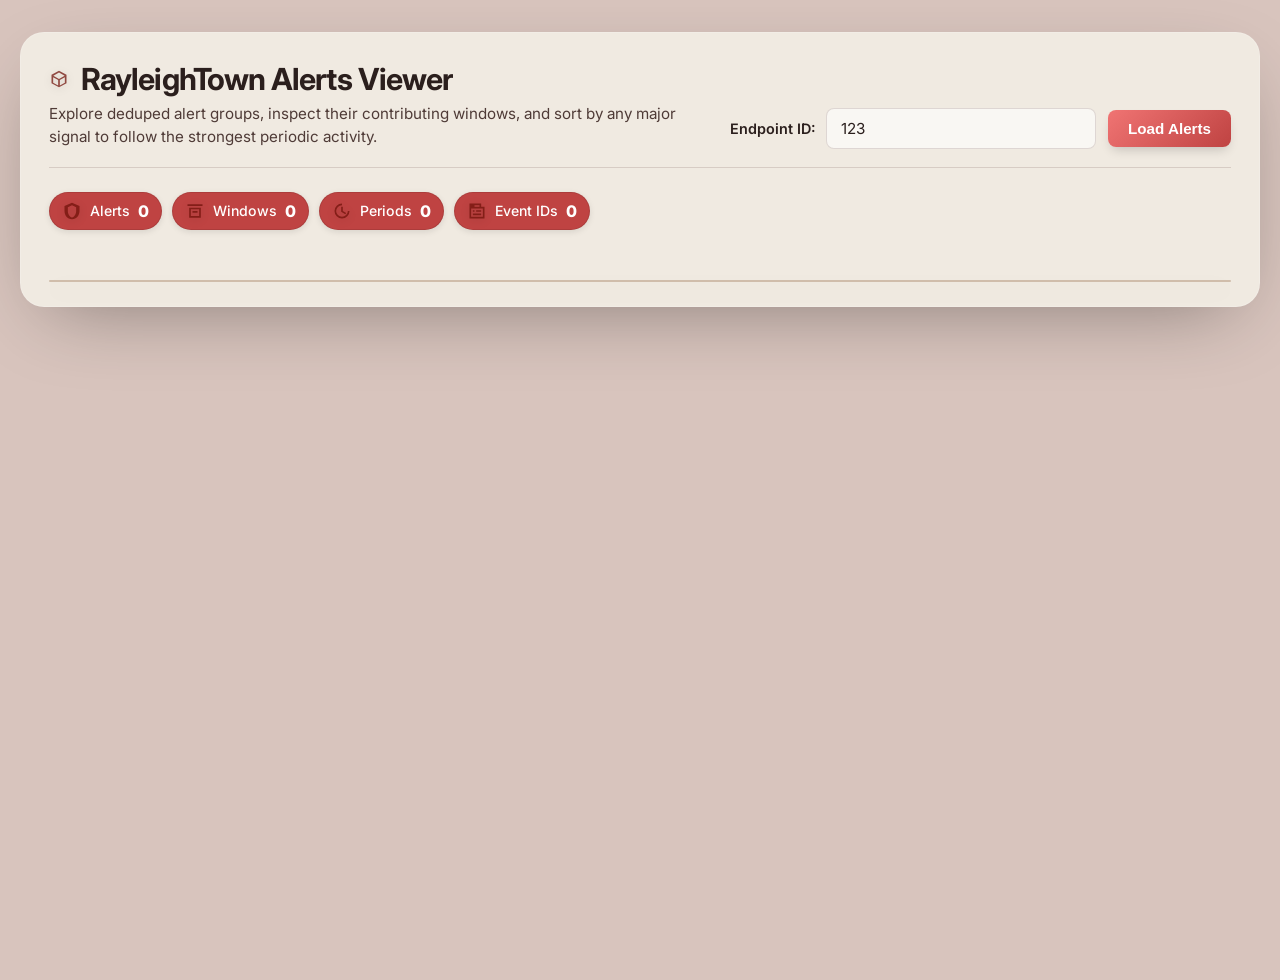
<file: backend/static/alerts.html>
<!doctype html>
<html lang="en">
<head>
  <meta charset="UTF-8" />
  <meta name="viewport" content="width=device-width, initial-scale=1.0" />
  <title>RayleighTown Alerts Viewer (POC)</title>
  
  <link href="https://fonts.googleapis.com/css2?family=Inter:wght@400;500;600&display=swap" rel="stylesheet">
  
  <style>
    :root {
      /* User Custom Color Palette */
      --bg-color: #d8c4bd;           /* Background */
      --container-bg: #f0eae1;       /* Big table/container */
      --btn-ombre: linear-gradient(135deg, #f07473 0%, #BF4342 100%); /* Clearer ombre into BF4342 */
      --btn-hover: #9e3635;
      --icon-color: #70110abd;         /* Icons */
      --chip-bg: #BF4342;            /* Top Chips Background */
      --table-bg: #E7D7C1;           /* Alerts Table */
      --period-bg: #A78A7F;          /* Periods in table */
      --confidence-bg: #735751;      /* Confidence in table */
      --window-counter: #BF4342;     /* Windows counter in table */

      /* Supporting Colors for Text and Borders */
      --text-main: #2b1f1d;          
      --text-muted: #4f3b37;         
      --text-light: #ffffff;
      --border: rgba(115, 87, 81, 0.2);
      --shadow: 0 24px 80px -28px rgba(0, 0, 0, 0.4);
    }

    body { 
      font-family: 'Inter', sans-serif; 
      margin: 0; 
      padding: 32px 20px 48px;
      background: var(--bg-color);
      color: var(--text-main);
      display: flex;
      justify-content: center;
      min-height: 100vh;
    }

    .container {
      background: var(--container-bg);
      width: 100%;
      max-width: 1280px;
      padding: 28px 28px 24px;
      border-radius: 24px;
      box-shadow: var(--shadow);
      height: fit-content;
      border: 1px solid rgba(255, 255, 255, 0.15);
    }

    .header {
      display: flex;
      flex-wrap: wrap;
      align-items: end;
      justify-content: space-between;
      gap: 16px;
      margin-bottom: 24px;
      padding-bottom: 18px;
      border-bottom: 1px solid var(--border);
    }

    .title-line {
      display: flex;
      align-items: center;
      gap: 12px;
      flex-wrap: wrap;
    }

    .title-icon,
    .chip-icon,
    .window-icon,
    .button-icon {
      display: inline-flex;
      align-items: center;
      justify-content: center;
      width: 20px;
      height: 20px;
      flex: 0 0 auto;
      color: var(--icon-color);
    }

    .title-icon svg,
    .chip-icon svg,
    .window-icon svg,
    .button-icon svg {
      width: 100%;
      height: 100%;
      fill: currentColor;
    }

    .title-block {
      display: grid;
      gap: 6px;
    }

    h2 {
      margin: 0;
      color: var(--text-main);
      font-weight: 700;
      font-size: 1.9rem;
      letter-spacing: -0.03em;
    }

    .subtitle {
      margin: 0;
      color: var(--text-muted);
      font-size: 0.95rem;
      line-height: 1.5;
      max-width: 64ch;
    }

    form { 
      display: flex;
      align-items: center;
      gap: 12px;
      margin: 0;
      flex-wrap: wrap;
    }

    label {
      font-size: 0.9rem;
      font-weight: 600;
      color: var(--text-main);
      display: flex;
      align-items: center;
      gap: 10px;
    }

    input {
      padding: 10px 14px;
      border: 1px solid var(--border);
      border-radius: 8px;
      font-size: 0.95rem;
      font-family: inherit;
      color: var(--text-main);
      background: rgba(255, 255, 255, 0.6);
      outline: none;
      transition: all 0.2s ease;
    }

    input:focus {
      border-color: var(--icon-color);
      box-shadow: 0 0 0 3px rgba(140, 28, 19, 0.12);
      background: #ffffff;
    }

    button {
      background: var(--btn-ombre);
      color: var(--text-light);
      border: none;
      padding: 10px 20px;
      border-radius: 8px;
      font-size: 0.95rem;
      font-weight: 600;
      cursor: pointer;
      transition: all 0.2s ease;
      box-shadow: 0 6px 12px -4px rgba(0, 0, 0, 0.2);
    }

    button:hover {
      background: var(--btn-hover);
      transform: translateY(-1px);
      box-shadow: 0 8px 16px -4px rgba(0, 0, 0, 0.25);
    }

    button:active {
      transform: translateY(0);
    }

    .chip-row {
      display: flex;
      flex-wrap: wrap;
      gap: 10px;
      margin: 0 0 16px;
    }

    .chip {
      display: inline-flex;
      align-items: center;
      gap: 8px;
      padding: 8px 12px;
      border-radius: 999px;
      background: var(--chip-bg);
      border: 1px solid rgba(0, 0, 0, 0.1);
      color: var(--text-light);
      font-size: 0.88rem;
      font-weight: 500;
      box-shadow: 0 2px 6px rgba(0,0,0,0.1);
    }

    .chip strong {
      color: var(--text-light);
      font-weight: 800;
      font-size: 1rem;
    }

    /* Target the specific Event Count to stay black 
    #chipEventCount {
      color: #000000;
    }*/

    #status {
      font-size: 0.9rem;
      color: var(--text-muted);
      font-weight: 500;
      margin-bottom: 14px;
      min-height: 20px;
    }

    .table-shell {
      border: 1px solid var(--border);
      border-radius: 18px;
      overflow: hidden;
      background: var(--table-bg);
      box-shadow: 0 8px 24px rgba(0,0,0,0.1);
    }

    .table-scroll {
      overflow-x: auto;
      -webkit-overflow-scrolling: touch;
    }

    table { 
      border-collapse: collapse; 
      width: 100%;
      min-width: 1200px; 
      font-size: 0.95rem;
      table-layout: fixed;
    }

    col.col-alert-id { width: 86px; }
    col.col-event-id { width: 96px; }
    col.col-endpoint { width: 96px; }
    col.col-start { width: 242px; }
    col.col-end { width: 242px; }
    col.col-period { width: 176px; }
    col.col-confidence { width: 112px; }
    col.col-windows { width: auto; }

    th, td { 
      padding: 14px 16px; 
      text-align: left; 
      border-bottom: 1px solid rgba(115, 87, 81, 0.1); 
      vertical-align: top;
    }

    th { 
      background: rgba(255, 255, 255, 0.25); 
      color: var(--text-main);
      font-weight: 700;
      font-size: 0.85rem;
      text-transform: uppercase;
      letter-spacing: 0.05em;
      position: sticky;
      top: 0;
      z-index: 2;
    }

    th.sortable {
      padding: 0;
    }

    th.sortable button {
      width: 100%;
      padding: 14px 16px;
      border: 0;
      background: transparent;
      color: inherit;
      font: inherit;
      font-weight: 700;
      text-transform: inherit;
      letter-spacing: inherit;
      cursor: pointer;
      box-shadow: none;
      display: flex;
      align-items: center;
      justify-content: space-between;
      gap: 8px;
    }

    th.sortable button:hover {
      background: rgba(115, 87, 81, 0.08);
      transform: none;
      box-shadow: none;
    }

    .sort-indicator {
      font-size: 0.75rem;
      color: var(--icon-color);
      min-width: 1em;
      text-align: right;
    }

    th:first-child { border-top-left-radius: 8px; }
    th:last-child { border-top-right-radius: 8px; }

    tbody tr {
      transition: background-color 0.15s ease;
    }
    
    tbody tr:hover {
      background-color: rgba(115, 87, 81, 0.08);
    }

    tbody td {
      overflow: hidden;
      text-overflow: ellipsis;
      white-space: nowrap;
    }

    tbody td:last-child {
      white-space: normal;
      overflow: visible;
    }

    tbody td:nth-child(1),
    tbody td:nth-child(2),
    tbody td:nth-child(3),
    tbody td:nth-child(7) {
      text-align: center;
    }

    tbody td:nth-child(4),
    tbody td:nth-child(5),
    tbody td:nth-child(6) {
      font-variant-numeric: tabular-nums;
    }

    tbody td:nth-child(6) {
      overflow: visible;
      text-overflow: clip;
      white-space: normal;
      min-width: 166px;
    }

    tbody td:nth-child(7) {
      overflow: visible;
      text-overflow: clip;
      white-space: normal;
    }

    .confidence-badge,
    .period-badge,
    .window-pill {
      display: inline-flex;
      align-items: center;
      gap: 6px;
      padding: 6px 10px;
      border-radius: 999px;
      font-size: 0.82rem;
      font-weight: 600;
      white-space: nowrap;
    }

    .confidence-badge {
      background: var(--confidence-bg);
      color: var(--text-light);
    }
    
    .confidence-badge .window-icon { color: var(--text-light); }

    .period-badge {
      background: var(--period-bg);
      color: var(--text-light);
    }
    
    .period-badge .window-icon { color: var(--text-light); }

    .window-pill {
      background: var(--window-counter);
      color: var(--text-light);
      border: 1px solid rgba(0,0,0,0.1);
    }

    .window-list {
      display: grid;
      gap: 10px;
      margin-top: 10px;
    }

    .window-card {
      border: 1px solid var(--border);
      border-radius: 14px;
      background: rgba(255, 255, 255, 0.4);
      padding: 10px 12px;
      display: grid;
      gap: 6px;
      box-shadow: 0 4px 8px -4px rgba(0, 0, 0, 0.05);
    }

    .window-card-header {
      display: flex;
      align-items: center;
      justify-content: space-between;
      gap: 10px;
      flex-wrap: wrap;
    }

    .window-card-title {
      font-weight: 700;
      color: var(--text-main);
    }

    .window-card-meta {
      color: var(--text-muted);
      font-size: 0.84rem;
      font-weight: 600;
      font-variant-numeric: tabular-nums;
    }

    .window-card-body {
      display: flex;
      flex-wrap: wrap;
      gap: 8px;
      align-items: center;
    }

    .window-card .time-range {
      font-family: inherit;
      font-size: 0.88rem;
      color: var(--text-main);
      padding: 6px 10px;
      border-radius: 10px;
      background: rgba(115, 87, 81, 0.1);
      border: 1px solid rgba(115, 87, 81, 0.15);
      word-break: break-word;
    }

    details {
      display: block;
    }

    summary {
      cursor: pointer;
      color: var(--icon-color);
      font-weight: 600;
      list-style: none;
      display: inline-flex;
      align-items: center;
      gap: 8px;
    }

    summary::-webkit-details-marker {
      display: none;
    }

    details ul {
      color: var(--text-muted);
      font-size: 0.88rem;
      line-height: 1.45;
    }

    .summary-row {
      display: flex;
      align-items: center;
      gap: 8px;
      flex-wrap: wrap;
    }

    .summary-chevron {
      font-size: 0.75rem;
      color: var(--icon-color);
      transition: transform 0.18s ease;
    }

    details[open] .summary-chevron {
      transform: rotate(90deg);
    }

    .summary-hint {
      font-size: 0.82rem;
      color: var(--text-muted);
      font-weight: 600;
    }

    .title-icon svg,
    .chip-icon svg,
    .window-icon svg,
    .button-icon svg {
      filter: drop-shadow(0 2px 4px rgba(0, 0, 0, 0.15));
    }

    @media (max-width: 900px) {
      body {
        padding: 16px;
      }

      .container {
        padding: 20px 16px 16px;
        border-radius: 18px;
      }

      h2 {
        font-size: 1.5rem;
      }

      .subtitle {
        font-size: 0.9rem;
      }

      form {
        width: 100%;
      }

      input {
        min-width: min(100%, 240px);
      }

      button {
        width: 100%;
      }

      .chip-row {
        gap: 8px;
      }

      .window-card-header {
        align-items: start;
      }
    }
  </style>
</head>
<body>

  <div class="container">
    <div class="header">
      <div class="title-block">
        <div class="title-line">
          <span class="title-icon" aria-hidden="true">
            <svg viewBox="0 0 24 24"><path d="M12 2 3 7v10l9 5 9-5V7l-9-5zm0 2.3 6.8 3.8L12 12 5.2 8.1 12 4.3zM5 9.9l6 3.3v6.6L5 16.4V9.9zm14 0v6.5l-6 3.4v-6.6l6-3.3z"/></svg>
          </span>
          <h2>RayleighTown Alerts Viewer</h2>
        </div>
        <p class="subtitle">Explore deduped alert groups, inspect their contributing windows, and sort by any major signal to follow the strongest periodic activity.</p>
      </div>

      <form id="queryForm">
        <label>
          Endpoint ID:
          <input id="endpointID" value="123" placeholder="e.g. 123" required />
        </label>
        <button type="submit">Load Alerts</button>
      </form>
    </div>

    <div class="chip-row" id="summaryRow" hidden>
      <div class="chip"><span class="chip-icon" aria-hidden="true"><svg viewBox="0 0 24 24"><path d="M12 2 3 6v6c0 5 3.4 9.7 9 10 5.6-.3 9-5 9-10V6l-9-4zm0 3.2 5 2.2V12c0 3.8-2.3 7.2-5 7.9-2.7-.7-5-4.1-5-7.9V7.4l5-2.2z"/></svg></span><span>Alerts</span> <strong id="chipAlertCount">0</strong></div>
      <div class="chip"><span class="chip-icon" aria-hidden="true"><svg viewBox="0 0 24 24"><path d="M3 4h18v2H3V4zm2 4h14v12H5V8zm2 2v8h10v-8H7zm2 2h6v2H9v-2z"/></svg></span><span>Windows</span> <strong id="chipWindowCount">0</strong></div>
      <div class="chip"><span class="chip-icon" aria-hidden="true"><svg viewBox="0 0 24 24"><path d="M12 3a9 9 0 1 0 9 9h-2a7 7 0 1 1-7-7V3zm1 4h-2v6l5 3 1-1.7-4-2.3V7z"/></svg></span><span>Periods</span> <strong id="chipPeriodCount">0</strong></div>
      <div class="chip"><span class="chip-icon" aria-hidden="true"><svg viewBox="0 0 24 24"><path d="M7 3h10v4h4v14H3V3h4zm2 2v2h6V5H9zm-4 4v10h14V9H5zm2 2h2v2H7v-2zm4 0h6v2h-6v-2zm-4 4h10v2H7v-2z"/></svg></span><span>Event IDs</span> <strong id="chipEventCount">0</strong></div>
    </div>

    <div id="status"></div>

    <div class="table-shell">
      <div class="table-scroll">
        <table id="alertsTable" hidden>
          <colgroup>
            <col class="col-alert-id" />
            <col class="col-event-id" />
            <col class="col-endpoint" />
            <col class="col-start" />
            <col class="col-end" />
            <col class="col-period" />
            <col class="col-confidence" />
            <col class="col-windows" />
          </colgroup>
          <thead>
            <tr>
              <th class="sortable" data-sort-key="alertID"><button type="button">Alert ID <span class="sort-indicator"></span></button></th>
              <th class="sortable" data-sort-key="nativeEventID"><button type="button">Event ID <span class="sort-indicator"></span></button></th>
              <th class="sortable" data-sort-key="endpointID"><button type="button">Endpoint <span class="sort-indicator"></span></button></th>
              <th class="sortable" data-sort-key="tsBegin"><button type="button">Start Time <span class="sort-indicator"></span></button></th>
              <th class="sortable" data-sort-key="tsEnd"><button type="button">End Time <span class="sort-indicator"></span></button></th>
              <th class="sortable" data-sort-key="periodTs"><button type="button">Period <span class="sort-indicator"></span></button></th>
              <th class="sortable" data-sort-key="confidence"><button type="button">Confidence <span class="sort-indicator"></span></button></th>
              <th>Windows</th>
            </tr>
          </thead>
          <tbody></tbody>
        </table>
      </div>
    </div>
  </div>

  <script>
    const form = document.getElementById("queryForm");
    const endpointInput = document.getElementById("endpointID");
    const statusEl = document.getElementById("status");
    const summaryRow = document.getElementById("summaryRow");
    const chipAlertCount = document.getElementById("chipAlertCount");
    const chipWindowCount = document.getElementById("chipWindowCount");
    const chipPeriodCount = document.getElementById("chipPeriodCount");
    const chipEventCount = document.getElementById("chipEventCount");
    const table = document.getElementById("alertsTable");
    const tbody = table.querySelector("tbody");
    const sortableHeaders = Array.from(table.querySelectorAll("th.sortable"));

    let currentAlerts = [];
    let sortState = {
      key: "tsBegin",
      direction: "asc",
    };

    function getSortValue(alert, key) {
      const value = alert[key];
      if (value === null || value === undefined || value === "") {
        return key === "nativeEventID" ? Number.MAX_SAFE_INTEGER : "";
      }

      if (key === "endpointID") {
        return String(value).toLowerCase();
      }

      const number = Number(value);
      if (Number.isFinite(number)) {
        return number;
      }

      return String(value).toLowerCase();
    }

    function compareAlerts(left, right) {
      const leftValue = getSortValue(left, sortState.key);
      const rightValue = getSortValue(right, sortState.key);

      if (leftValue < rightValue) {
        return sortState.direction === "asc" ? -1 : 1;
      }

      if (leftValue > rightValue) {
        return sortState.direction === "asc" ? 1 : -1;
      }

      return 0;
    }

    function updateSortIndicators() {
      for (const header of sortableHeaders) {
        const indicator = header.querySelector(".sort-indicator");
        const key = header.dataset.sortKey;
        if (!indicator) {
          continue;
        }

        if (key === sortState.key) {
          indicator.textContent = sortState.direction === "asc" ? "▲" : "▼";
        } else {
          indicator.textContent = "";
        }
      }
    }

    function sortAndRenderAlerts() {
      const sortedAlerts = [...currentAlerts].sort(compareAlerts);
      renderRows(sortedAlerts);
      updateSortIndicators();
      updateSummary(sortedAlerts);
    }

    function updateSummary(alerts) {
      const totalWindows = alerts.reduce((sum, alert) => {
        return sum + (Array.isArray(alert.windows) ? alert.windows.length : 0);
      }, 0);
      const uniquePeriods = new Set(alerts.map((alert) => alert.periodTs)).size;
      const uniqueEventIDs = new Set(alerts.map((alert) => alert.nativeEventID)).size;

      chipAlertCount.textContent = String(alerts.length);
      chipWindowCount.textContent = String(totalWindows);
      chipPeriodCount.textContent = String(uniquePeriods);
      chipEventCount.textContent = String(uniqueEventIDs);
      summaryRow.hidden = alerts.length === 0;
    }

    function setSort(key) {
      if (sortState.key === key) {
        sortState.direction = sortState.direction === "asc" ? "desc" : "asc";
      } else {
        sortState.key = key;
        sortState.direction = key === "tsBegin" ? "asc" : "desc";
      }

      sortAndRenderAlerts();
    }

    for (const header of sortableHeaders) {
      const button = header.querySelector("button");
      if (!button) {
        continue;
      }

      button.addEventListener("click", function () {
        setSort(header.dataset.sortKey);
      });
    }

    const timestampFormatter = new Intl.DateTimeFormat(undefined, {
      year: "numeric",
      month: "2-digit",
      day: "2-digit",
      hour: "2-digit",
      minute: "2-digit",
      second: "2-digit",
      fractionalSecondDigits: 3,
      hour12: false,
    });

    function formatTimestamp(value) {
      const number = Number(value);
      if (!Number.isFinite(number)) {
        return value;
      }

      const date = new Date(number);
      if (Number.isNaN(date.getTime())) {
        return value;
      }

      return timestampFormatter.format(date);
    }

    function formatPeriod(value) {
      const number = Number(value);
      if (!Number.isFinite(number) || number < 0) {
        return value;
      }

      const units = [
        { label: "day", ms: 24 * 60 * 60 * 1000 },
        { label: "hour", ms: 60 * 60 * 1000 },
        { label: "minute", ms: 60 * 1000 },
        { label: "second", ms: 1000 },
      ];

      for (const unit of units) {
        if (number >= unit.ms) {
          const scaled = number / unit.ms;
          let rounded;
          if (unit.label === "second") {
            const roundedHalfSecond = Math.round(scaled * 2) / 2;
            rounded = Number.isInteger(roundedHalfSecond)
              ? roundedHalfSecond.toFixed(0)
              : roundedHalfSecond.toFixed(1);
          } else {
            rounded = scaled >= 10 ? scaled.toFixed(0) : scaled.toFixed(1);
          }
          const suffix = Number(rounded) === 1 ? unit.label : unit.label + "s";
          return rounded + " " + suffix;
        }
      }

      return Math.round(number).toLocaleString() + " ms";
    }

    function periodIcon() {
      return "<span class='window-icon' aria-hidden='true'><svg viewBox='0 0 24 24'><path d='M12 2a10 10 0 1 0 10 10A10 10 0 0 0 12 2zm1 5v5.2l4 2.4-1 1.7-5-3V7z'/></svg></span>";
    }

    function confidenceIcon() {
      return "<span class='window-icon' aria-hidden='true'><svg viewBox='0 0 24 24'><path d='M12 2 3 7v10l9 5 9-5V7l-9-5zm0 3 6 3.3V15l-6 3.3L6 15V8.3L12 5z'/></svg></span>";
    }

    function formatConfidence(value) {
      const number = Number(value);
      if (!Number.isFinite(number)) {
        return value;
      }

      return Math.max(0, Math.min(100, Math.round(number))) + "%";
    }

    function formatWindowCount(count) {
      return count === 1 ? "1 window" : count + " windows";
    }

    function renderWindowCards(windows) {
      if (!windows.length) {
        return "-";
      }

      return "<details><summary><span class='summary-row'><span class='window-pill'>" +
        windows.length +
        "</span><span class='summary-hint'>" +
        formatWindowCount(windows.length) +
        "</span><span class='summary-chevron'>▸</span></span></summary><div class='window-list'>" +
        windows.map(function (windowAlert, index) {
          const windowLabel = "Window " + (index + 1);
          return "<div class='window-card'>" +
            "<div class='window-card-header'>" +
              "<div class='window-card-title'>" + windowLabel + "</div>" +
              "<div class='window-card-meta'>Confidence " + formatConfidence(windowAlert.confidence) + "</div>" +
            "</div>" +
            "<div class='window-card-body'>" +
              "<span class='time-range'>" + formatTimestamp(windowAlert.tsBegin) + " → " + formatTimestamp(windowAlert.tsEnd) + "</span>" +
            "</div>" +
          "</div>";
        }).join("") +
        "</div></details>";
    }

    function renderRows(alerts) {
      tbody.innerHTML = "";
      for (const alert of alerts) {
        const tr = document.createElement("tr");
        const windows = Array.isArray(alert.windows) ? alert.windows : [];
        const windowsHtml = renderWindowCards(windows);
        tr.innerHTML =
          "<td>" + alert.alertID + "</td>" +
          "<td>" + (alert.nativeEventID ?? "-") + "</td>" +
          "<td>" + alert.endpointID + "</td>" +
          "<td>" + formatTimestamp(alert.tsBegin) + "</td>" +
          "<td>" + formatTimestamp(alert.tsEnd) + "</td>" +
          "<td><span class='period-badge'>" + periodIcon() + formatPeriod(alert.periodTs) + "</span></td>" +
          "<td><span class='confidence-badge'>" + confidenceIcon() + formatConfidence(alert.confidence) + "</span></td>" +
          "<td>" + windowsHtml + "</td>";
        tbody.appendChild(tr);
      }
      table.hidden = alerts.length === 0;
    }

    form.addEventListener("submit", async function (event) {
      event.preventDefault();
      const endpointID = endpointInput.value.trim();
      if (!endpointID) {
        return;
      }

      statusEl.textContent = "Loading...";
      table.hidden = true;
      tbody.innerHTML = "";

      try {
        const response = await fetch("/api/alerts?endpointID=" + encodeURIComponent(endpointID));
        const data = await response.json();

        if (!response.ok) {
          statusEl.textContent = data.error || "Failed to load alerts";
          summaryRow.hidden = true;
          return;
        }

        statusEl.textContent = "Found " + data.count + " alert(s)";
        currentAlerts = Array.isArray(data.alerts) ? data.alerts : [];
        sortAndRenderAlerts();
      } catch (error) {
        statusEl.textContent = "Network error";
      }
    });
  </script>
</body>
</html>
</file>
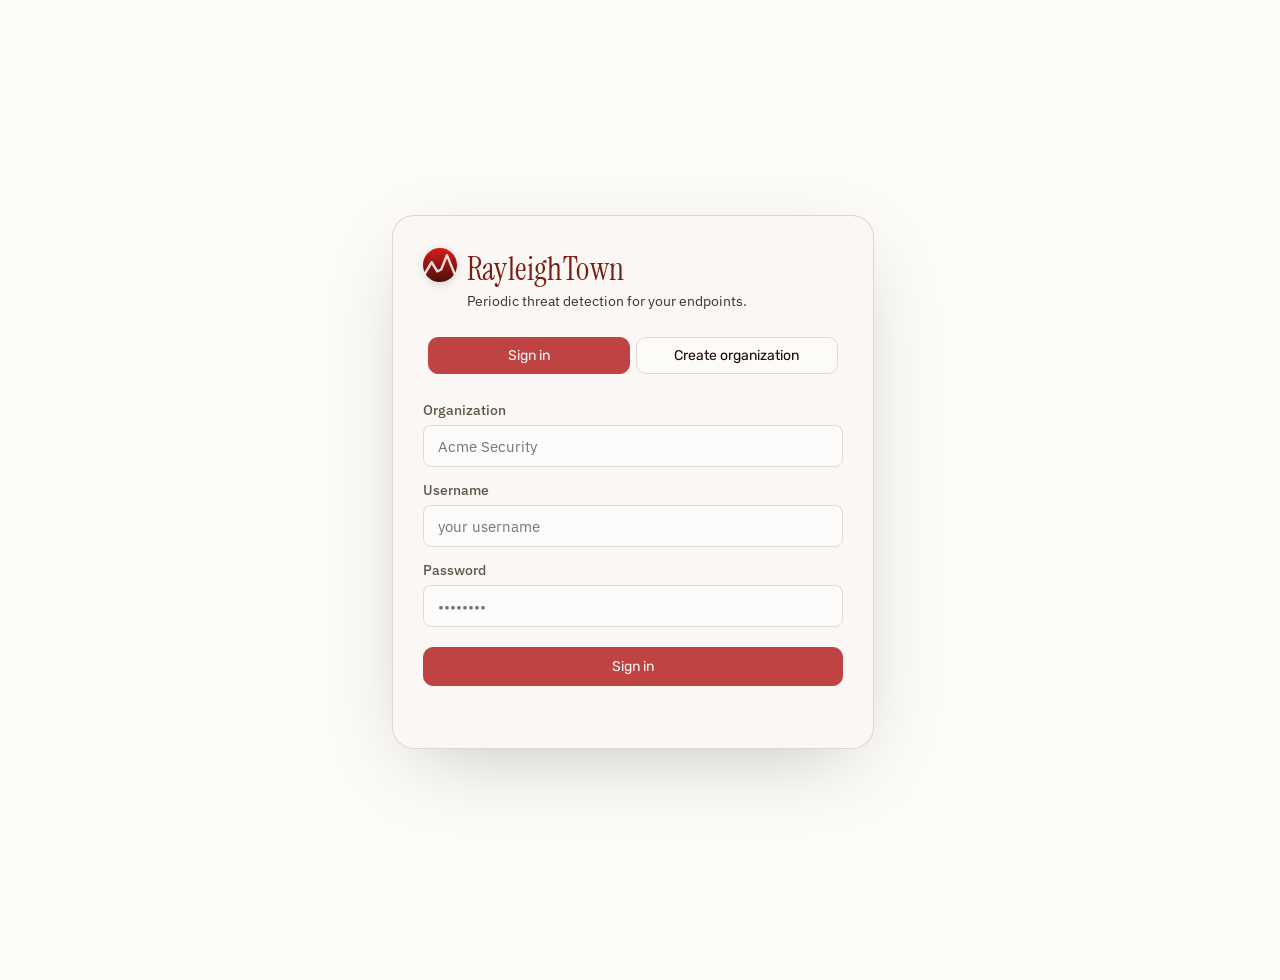
<file: backend/static/login.html>
<!doctype html>
<html lang="en">
<head>
  <meta charset="UTF-8" />
  <meta name="viewport" content="width=device-width, initial-scale=1.0" />
  <title>RayleighTown</title>

  <link rel="icon" type="image/svg+xml" href="/static/favicon.svg" />
  <link rel="preconnect" href="https://fonts.googleapis.com">
  <link href="https://fonts.googleapis.com/css2?family=IBM+Plex+Sans:wght@400;500;600;700&family=Instrument+Serif&family=Rubik:wght@400;500&display=swap" rel="stylesheet">
  <link rel="stylesheet" href="style.css">
</head>
<body class="auth-body">

  <div class="auth-card">
    <div class="auth-brand">
      <span class="title-icon" aria-hidden="true">
        <svg viewBox="0 0 24 24" fill="none" xmlns="http://www.w3.org/2000/svg">
          <path d="M21.6484 18.9639C21.6627 18.9989 21.679 19.0325 21.6973 19.0645C19.5149 22.055 15.9857 24 12 24C7.82338 24 4.14731 21.8648 1.99805 18.6279L6.13184 11.6084L9.34082 16.9199C9.57406 17.3056 10.0626 17.4512 10.4688 17.2559L13.1914 15.9463C13.3885 15.8515 13.5437 15.6864 13.625 15.4834L16.9043 7.2832L21.6484 18.9639ZM12 0C18.6274 0 24 5.37258 24 12C24 13.8948 23.5585 15.6859 22.7764 17.2793L17.709 4.80273L17.6445 4.6748C17.3097 4.11638 16.4812 4.11836 16.1494 4.67871L16.0859 4.80664L12.1816 14.5684L10.3994 15.4258L6.87207 9.58691L6.80176 9.4873C6.45266 9.05401 5.78147 9.05761 5.4375 9.49512L5.36914 9.5957L1.05566 16.9189C0.379757 15.4174 0 13.7535 0 12C0 5.37258 5.37258 0 12 0Z" fill="url(#av-logo-gradient-login)"/>
          <defs>
            <linearGradient id="av-logo-gradient-login" x1="12" y1="0" x2="12" y2="24" gradientUnits="userSpaceOnUse">
              <stop stop-color="#D71C1B"/>
              <stop offset="1" stop-color="#4A0F08"/>
            </linearGradient>
          </defs>
        </svg>
      </span>
      <div>
        <h1>RayleighTown</h1>
        <p class="auth-tagline">Periodic threat detection for your endpoints.</p>
      </div>
    </div>

    <div class="auth-toggle" role="tablist">
      <button type="button" class="auth-toggle-btn is-active" id="showLogin" role="tab" aria-selected="true">Sign in</button>
      <button type="button" class="auth-toggle-btn" id="showRegister" role="tab" aria-selected="false">Create organization</button>
    </div>

    <form id="loginForm" class="auth-form">
      <label>Organization
        <input id="loginOrg" autocomplete="organization" placeholder="Acme Security" list="recentOrgsList" required />
      </label>
      <label>Username
        <input id="loginUser" autocomplete="username" placeholder="your username" required />
      </label>
      <label>Password
        <input id="loginPassword" type="password" autocomplete="current-password" placeholder="••••••••" required />
      </label>
      <button type="submit">Sign in</button>
    </form>

    <form id="registerForm" class="auth-form" hidden>
      <p class="auth-hint">Creates the org and its first admin.</p>
      <label>Organization name
        <input id="registerOrg" autocomplete="organization" placeholder="Acme Security" list="recentOrgsList" required />
      </label>
      <label>Admin username
        <input id="registerUser" autocomplete="username" placeholder="admin" required />
      </label>
      <label>Admin password
        <input id="registerPassword" type="password" autocomplete="new-password" placeholder="choose a strong password" required />
      </label>
      <button type="submit">Create organization</button>
    </form>

    <div id="authStatus" class="auth-status" role="alert"></div>
  </div>

  <datalist id="recentOrgsList"></datalist>

  <script src="login.js"></script>
</body>
</html>
</file>
<file: backend/static/style.css>
:root {
  --bg-color: #fcfbf7;           /* Background */
  --container-bg: #faf7f4;       /* Big table/container */
  --btn-ombre: #bf4342;          /* Brand red */
  --btn-hover: #a83837;
  --icon-color: #3c312f;         /* Icons */
  --chip-bg: #bf4342;            /* Count pills */
  --table-bg: #faf7f4;           /* Alerts Table */
  --period-bg: #a78a7f;          /* Periods in table */
  --confidence-bg: #735751;      /* Confidence in table */
  --window-counter: #bf4342;     /* Windows counter in table */

  /* Supporting Colors for Text and Borders */
  --text-main: #1a0703;
  --text-muted: #3c312f;
  --text-light: #fcfbf7;
  --border: rgba(122, 29, 18, 0.16);
  --shadow: 0 24px 80px -28px rgba(0, 0, 0, 0.25);
  --link-color: #7a1d12;         /* Links / focus */
}

body {
  font-family: 'IBM Plex Sans', sans-serif;
  margin: 0;
  padding: 32px 20px 48px;
  background: var(--bg-color);
  color: var(--text-main);
  display: flex;
  justify-content: center;
  min-height: 100vh;
}

.container {
  background: var(--container-bg);
  width: 100%;
  max-width: 1280px;
  padding: 28px 28px 24px;
  border-radius: 24px;
  box-shadow: var(--shadow);
  height: fit-content;
  border: 1px solid rgba(255, 255, 255, 0.15);
}

.header {
  position: relative;
  display: flex;
  flex-wrap: wrap;
  align-items: end;
  justify-content: space-between;
  gap: 16px;
  margin-bottom: 24px;
  padding-bottom: 18px;
  border-bottom: 1px solid var(--border);
}

.page-nav {
  display: inline-flex;
  align-items: center;
  gap: 8px;
  flex-wrap: wrap;
}

.nav-link {
  display: inline-flex;
  align-items: center;
  padding: 8px 14px;
  border-radius: 999px;
  text-decoration: none;
  font-size: 0.9rem;
  font-weight: 600;
  color: var(--text-main);
  background: rgba(115, 87, 81, 0.12);
  border: 1px solid var(--border);
}

.nav-link:hover {
  background: rgba(115, 87, 81, 0.2);
}

.nav-link.is-active {
  background: var(--chip-bg);
  color: var(--text-light);
  border-color: rgba(0, 0, 0, 0.1);
}

.nav-more {
  position: relative;
  display: inline-flex;
}

button.nav-link.nav-more-toggle {
  cursor: pointer;
  font-family: inherit;
  font-size: 0.9rem;
  font-weight: 600;
  line-height: 1.2;
  color: var(--text-main);
  background: rgba(115, 87, 81, 0.12);
  border: 1px solid var(--border);
  padding: 8px 14px;
  border-radius: 999px;
  box-shadow: none;
  transform: none;
}

button.nav-link.nav-more-toggle:hover {
  background: rgba(115, 87, 81, 0.2);
  box-shadow: none;
  transform: none;
}

button.nav-link.nav-more-toggle.is-active,
button.nav-link.nav-more-toggle.is-active:hover {
  background: var(--chip-bg);
  color: var(--text-light);
  border-color: rgba(0, 0, 0, 0.1);
  box-shadow: none;
  transform: none;
}

.nav-more-caret {
  font-size: 0.75rem;
  margin-left: 2px;
  opacity: 0.75;
}

.nav-more.is-open .nav-more-caret {
  display: inline-block;
  transform: rotate(180deg);
}

.nav-more-menu {
  position: absolute;
  top: calc(100% + 6px);
  right: 0;
  z-index: 40;
  min-width: 148px;
  padding: 6px;
  border-radius: 12px;
  border: 1px solid var(--border);
  background: #fff;
  box-shadow: 0 10px 24px rgba(0, 0, 0, 0.14);
  display: flex;
  flex-direction: column;
  gap: 2px;
}

.nav-more-menu[hidden] {
  display: none !important;
}

.nav-more-item {
  display: block;
  padding: 8px 12px;
  border-radius: 8px;
  text-decoration: none;
  color: var(--text-main);
  font-size: 0.9rem;
  font-weight: 600;
}

.nav-more-item:hover {
  background: rgba(115, 87, 81, 0.12);
}

.nav-more-item.is-active {
  background: var(--chip-bg);
  color: var(--text-light);
}

.title-line {
  display: flex;
  align-items: center;
  gap: 12px;
  flex-wrap: wrap;
}

.title-icon,
.chip-icon,
.window-icon,
.button-icon {
  display: inline-flex;
  align-items: center;
  justify-content: center;
  width: 20px;
  height: 20px;
  flex: 0 0 auto;
  color: var(--icon-color);
}

.title-icon svg,
.chip-icon svg,
.window-icon svg,
.button-icon svg {
  width: 100%;
  height: 100%;
  fill: currentColor;
}

.title-block {
  display: grid;
  gap: 6px;
}

h2 {
  margin: 0;
  color: var(--text-main);
  font-weight: 700;
  font-size: 1.9rem;
  letter-spacing: -0.03em;
}

.subtitle {
  margin: 0;
  color: var(--text-muted);
  font-size: 0.95rem;
  line-height: 1.5;
  max-width: 64ch;
}

form { 
  display: flex;
  align-items: center;
  gap: 12px;
  margin: 0;
  flex-wrap: wrap;
}

label {
  font-size: 0.9rem;
  font-weight: 600;
  color: var(--text-main);
  display: flex;
  align-items: center;
  gap: 10px;
}

input,
select {
  box-sizing: border-box;
}

input {
  padding: 10px 14px;
  border: 1px solid var(--border);
  border-radius: 8px;
  font-size: 0.95rem;
  font-family: inherit;
  color: var(--text-main);
  background: rgba(255, 255, 255, 0.6);
  outline: none;
  transition: all 0.2s ease;
}

input:focus {
  border-color: var(--link-color);
  box-shadow: 0 0 0 3px rgba(140, 28, 19, 0.12);
  background: #ffffff;
}

button {
  background: var(--btn-ombre);
  color: var(--text-light);
  border: none;
  padding: 10px 20px;
  border-radius: 8px;
  font-size: 0.95rem;
  font-weight: 600;
  cursor: pointer;
  transition: all 0.2s ease;
  box-shadow: 0 6px 12px -4px rgba(0, 0, 0, 0.2);
}

button:hover {
  background: var(--btn-hover);
  transform: translateY(-1px);
  box-shadow: 0 8px 16px -4px rgba(0, 0, 0, 0.25);
}

button:active {
  transform: translateY(0);
}

.chip-row {
  display: flex;
  flex-wrap: wrap;
  gap: 10px;
  margin: 0 0 16px;
}

.chip {
  display: inline-flex;
  align-items: center;
  gap: 4px;
  padding: 2px 4px;
  border-radius: 999px;
  background: none;
  border: none;
  color: var(--text-muted);
  font-family: 'Rubik', sans-serif;
  font-size: 14px;
  font-weight: 400;
  box-shadow: none;
}

.chip strong {
  color: var(--text-muted);
  font-weight: 600;
  font-size: 14px;
}

#status {
  font-size: 0.9rem;
  color: var(--text-muted);
  font-weight: 500;
  margin-bottom: 14px;
  min-height: 20px;
}

.table-shell {
  border: 1px solid var(--border);
  border-radius: 18px;
  overflow: hidden;
  background: var(--table-bg);
  box-shadow: 0 8px 24px rgba(0,0,0,0.1);
}

.table-scroll {
  overflow-x: auto;
  -webkit-overflow-scrolling: touch;
}

table { 
  border-collapse: collapse; 
  width: 100%;
  min-width: 1080px; 
  font-size: 0.95rem;
  table-layout: fixed;
}

col.col-confidence { width: 132px; }
col.col-event { width: 220px; }
col.col-endpoint { width: 150px; }
col.col-period { width: 156px; }
col.col-start { width: 196px; }
col.col-end { width: 196px; }
col.col-windows { width: 120px; }
col.col-alert-id { width: 86px; }

th, td { 
  padding: 14px 16px; 
  text-align: left; 
  border-bottom: 1px solid rgba(115, 87, 81, 0.1); 
  vertical-align: top;
}

th { 
  background: rgba(255, 255, 255, 0.25); 
  color: var(--text-main);
  font-weight: 700;
  font-size: 0.85rem;
  text-transform: uppercase;
  letter-spacing: 0.05em;
  position: sticky;
  top: 0;
  z-index: 2;
  white-space: nowrap;
  vertical-align: middle;
}

th.sortable {
  padding: 0;
}

th.sortable button {
  width: 100%;
  height: 100%;
  padding: 14px 16px;
  border: 0;
  background: transparent;
  color: inherit;
  font: inherit;
  font-weight: 700;
  text-transform: inherit;
  letter-spacing: inherit;
  cursor: pointer;
  box-shadow: none;
  display: flex;
  align-items: center;
  justify-content: space-between;
  gap: 8px;
}

th.sortable button {
  white-space: nowrap;
}

th.sortable button:hover {
  background: rgba(115, 87, 81, 0.08);
  transform: none;
  box-shadow: none;
}

.sort-indicator {
  font-size: 0.75rem;
  color: var(--icon-color);
  min-width: 1em;
  text-align: right;
}

th:first-child { border-top-left-radius: 8px; }
th:last-child { border-top-right-radius: 8px; }

tbody tr {
  transition: background-color 0.15s ease;
}

tbody tr.alert-row {
  cursor: pointer;
}

tbody tr.alert-row:hover,
tbody tr.alert-row.is-expanded {
  background-color: rgba(115, 87, 81, 0.08);
}

tbody td {
  overflow: hidden;
  text-overflow: ellipsis;
  white-space: nowrap;
}

tbody td:last-child {
  white-space: normal;
  overflow: visible;
}

tbody td:nth-child(1),
tbody td:nth-child(7) {
  text-align: center;
}

tbody td:nth-child(4),
tbody td:nth-child(5),
tbody td:nth-child(6) {
  font-variant-numeric: tabular-nums;
}

tbody td:nth-child(1),
tbody td:nth-child(2),
tbody td:nth-child(4) {
  overflow: visible;
  text-overflow: clip;
  white-space: normal;
}

.confidence-badge,
.period-badge,
.window-pill {
  display: inline-flex;
  align-items: center;
  gap: 6px;
  padding: 6px 10px;
  border-radius: 999px;
  font-size: 0.82rem;
  font-weight: 600;
  white-space: nowrap;
}

.confidence-badge {
  background: var(--confidence-bg);
  color: var(--text-light);
}

.confidence-badge .window-icon { color: var(--text-light); }

.period-badge {
  background: var(--period-bg);
  color: var(--text-light);
}

.period-badge .window-icon { color: var(--text-light); }

.window-pill {
  background: var(--window-counter);
  color: var(--text-light);
  border: 1px solid rgba(0,0,0,0.1);
}

.event-timeline-shell {
  display: grid;
  gap: 8px;
}

.event-timeline-scroll {
  overflow-x: auto;
  overflow-y: hidden;
  max-width: 100%;
  border-radius: 12px;
  border: 1px solid rgba(115, 87, 81, 0.12);
  background: rgba(255, 255, 255, 0.45);
  scrollbar-width: thin;
}

.event-timeline-canvas {
  position: relative;
  min-height: 88px;
}

.event-timeline-track-wrap {
  position: relative;
  min-height: 72px;
  padding: 18px 0 24px;
  border-radius: 12px;
  background: rgba(255, 255, 255, 0.45);
  border: 1px solid rgba(115, 87, 81, 0.12);
}

.event-timeline-track {
  position: absolute;
  left: 28px;
  top: 34px;
  height: 2px;
  border-radius: 999px;
  background: rgba(115, 87, 81, 0.35);
}

.event-timeline-expected {
  position: absolute;
  top: 18px;
  bottom: 28px;
  width: 0;
  border-left: 1.5px dashed rgba(115, 87, 81, 0.28);
  transform: translateX(-50%);
  pointer-events: none;
}

.event-timeline-marker {
  position: absolute;
  width: 56px;
  margin-left: -28px;
  transform: none;
  display: grid;
  justify-items: center;
  gap: 4px;
  padding: 0;
  border: 0;
  background: transparent;
  cursor: pointer;
  z-index: 1;
  box-shadow: none;
}

.event-timeline-marker:hover,
.event-timeline-marker:focus-visible,
.event-timeline-marker:active {
  transform: none;
  background: transparent;
  box-shadow: none;
}

.event-timeline-marker-dot {
  width: 14px;
  height: 14px;
  border-radius: 999px;
  border: 1.5px solid rgba(43, 31, 29, 0.28);
  box-shadow: 0 2px 6px rgba(0, 0, 0, 0.12);
}

.event-timeline-marker.confidence-high .event-timeline-marker-dot {
  background: var(--chip-bg);
}

.event-timeline-marker.confidence-medium .event-timeline-marker-dot {
  background: var(--period-bg);
}

.event-timeline-marker.confidence-low .event-timeline-marker-dot {
  background: #c9a99f;
}

.event-timeline-marker-time {
  font-size: 0.68rem;
  font-weight: 700;
  color: var(--text-muted);
  line-height: 1;
  font-variant-numeric: tabular-nums;
  white-space: nowrap;
}

.event-timeline-marker.is-selected .event-timeline-marker-dot {
  outline: 2px solid var(--icon-color);
  outline-offset: 2px;
}

.overview-timeline-shell {
  display: grid;
  gap: 10px;
}

.overview-timeline-scroll {
  overflow-x: auto;
  overflow-y: hidden;
  max-width: 100%;
  border-radius: 12px;
  border: 1px solid rgba(115, 87, 81, 0.12);
  background: rgba(255, 255, 255, 0.45);
  scrollbar-width: thin;
}

.overview-timeline-canvas {
  position: relative;
  min-height: 92px;
  padding: 34px 0 28px;
}

.overview-timeline-track {
  position: absolute;
  left: 0;
  top: 42px;
  height: 3px;
  border-radius: 999px;
  background: rgba(115, 87, 81, 0.22);
}

.overview-activity-focus {
  position: absolute;
  top: 24px;
  height: 38px;
  border-radius: 10px;
  background: rgba(140, 28, 19, 0.08);
  border: 1px dashed rgba(140, 28, 19, 0.28);
  pointer-events: none;
}

.overview-timeline-tick {
  position: absolute;
  top: 28px;
  bottom: 28px;
  width: 0;
  border-left: 1px solid rgba(115, 87, 81, 0.18);
  transform: translateX(-50%);
  pointer-events: none;
}

.overview-timeline-tick-label {
  position: absolute;
  top: 8px;
  transform: translateX(-50%);
  font-size: 0.68rem;
  font-weight: 600;
  color: var(--text-muted);
  white-space: nowrap;
}

.overview-window-region {
  position: absolute;
  top: 30px;
  min-width: 56px;
  height: 28px;
  padding: 0 8px;
  border: 1px solid rgba(140, 28, 19, 0.45);
  border-radius: 8px;
  background: rgba(140, 28, 19, 0.22);
  color: var(--text-main);
  cursor: pointer;
  transition: background 0.15s ease, border-color 0.15s ease, box-shadow 0.15s ease;
  transform: none;
  box-shadow: none;
}

.overview-window-region:hover,
.overview-window-region:focus-visible {
  background: rgba(140, 28, 19, 0.32);
  border-color: rgba(140, 28, 19, 0.65);
  transform: none;
  box-shadow: 0 0 0 2px rgba(140, 28, 19, 0.12);
}

.overview-window-region.is-selected {
  background: rgba(140, 28, 19, 0.42);
  border-color: rgba(140, 28, 19, 0.78);
  box-shadow: 0 0 0 2px rgba(140, 28, 19, 0.18);
}

.overview-window-region-label {
  display: block;
  font-size: 0.72rem;
  font-weight: 700;
  line-height: 26px;
  text-align: center;
}

.alert-head {
  display: flex;
  align-items: center;
  gap: 16px;
  text-align: left;
}

.alert-collapse {
  align-self: flex-start;
  display: inline-flex;
  align-items: center;
  gap: 6px;
  padding: 7px 12px;
  border-radius: 999px;
  border: 1px solid var(--border);
  background: #ffffff;
  color: var(--text-muted);
  font-size: 0.82rem;
  font-weight: 600;
  cursor: pointer;
  transition: background 0.15s ease, border-color 0.15s ease, color 0.15s ease;
}

.alert-collapse:hover {
  border-color: rgba(140, 28, 19, 0.4);
  color: var(--text-main);
}

.alert-collapse svg {
  width: 16px;
  height: 16px;
  fill: currentColor;
}

.alert-head-confidence .confidence-badge {
  display: inline-flex;
  font-size: 1.05rem;
  padding: 8px 14px;
}

.alert-head-signal {
  min-width: 0;
}

.alert-head-title {
  margin: 0;
  font-size: 1.15rem;
  font-weight: 800;
  color: var(--text-main);
  line-height: 1.25;
  word-break: break-word;
}

.alert-head-subtitle {
  margin: 4px 0 0;
  font-size: 0.88rem;
  color: var(--text-muted);
  font-weight: 600;
}

.alert-head-period {
  color: var(--text-main);
}

.alert-fact-grid {
  margin: 0;
  display: grid;
  grid-template-columns: repeat(4, minmax(0, 1fr));
  gap: 1px;
  background: rgba(115, 87, 81, 0.12);
  border: 1px solid rgba(115, 87, 81, 0.12);
  border-radius: 14px;
  overflow: hidden;
}

.alert-fact {
  margin: 0;
  padding: 12px 14px;
  background: rgba(255, 255, 255, 0.6);
  min-width: 0;
}

.alert-fact dt {
  margin: 0;
  font-size: 0.7rem;
  text-transform: uppercase;
  letter-spacing: 0.05em;
  color: var(--text-muted);
  font-weight: 700;
}

.alert-fact dd {
  margin: 4px 0 0;
  font-size: 0.95rem;
  font-weight: 600;
  color: var(--text-main);
  word-break: break-word;
  font-variant-numeric: tabular-nums;
}

.alert-fact.is-strong dd {
  font-weight: 800;
}

.alert-fact-wide {
  grid-column: 1 / -1;
}

.alert-disclosure {
  border: 1px solid rgba(115, 87, 81, 0.14);
  border-radius: 14px;
  background: rgba(255, 255, 255, 0.4);
  overflow: hidden;
}

.alert-disclosure > summary {
  display: flex;
  align-items: center;
  justify-content: space-between;
  gap: 12px;
  padding: 12px 16px;
  cursor: pointer;
  font-weight: 700;
  color: var(--text-main);
  list-style: none;
  user-select: none;
}

.alert-disclosure > summary::-webkit-details-marker {
  display: none;
}

.alert-disclosure > summary::after {
  content: "▾";
  color: var(--text-muted);
  font-size: 0.8rem;
  transition: transform 0.18s ease;
}

.alert-disclosure[open] > summary::after {
  transform: rotate(180deg);
}

.alert-disclosure-hint {
  margin-left: auto;
  font-size: 0.78rem;
  font-weight: 600;
  color: var(--text-muted);
}

.alert-disclosure[open] > summary::after {
  order: 3;
}

.alert-disclosure-body {
  padding: 0 14px 14px;
}

.alert-windows {
  display: grid;
  gap: 12px;
}

.alert-windows-rail {
  display: flex;
  flex-wrap: wrap;
  gap: 8px;
}

.window-pill {
  display: inline-flex;
  align-items: center;
  gap: 10px;
  padding: 8px 12px;
  border-radius: 999px;
  border: 1px solid rgba(115, 87, 81, 0.2);
  background: rgba(255, 255, 255, 0.6);
  cursor: pointer;
  transition: border-color 0.15s ease, background 0.15s ease, box-shadow 0.15s ease;
}

.window-pill:hover,
.window-pill:focus-visible {
  border-color: rgba(140, 28, 19, 0.5);
  background: rgba(255, 255, 255, 0.85);
}

.window-pill.is-active {
  border-color: rgba(140, 28, 19, 0.7);
  background: rgba(140, 28, 19, 0.1);
  box-shadow: 0 0 0 2px rgba(140, 28, 19, 0.14);
}

.window-pill-index {
  font-weight: 800;
  font-size: 0.82rem;
  color: var(--text-main);
}

.window-pill-range {
  font-size: 0.82rem;
  color: var(--text-muted);
  font-variant-numeric: tabular-nums;
}

.window-pill-conf {
  font-size: 0.78rem;
  font-weight: 800;
  padding: 2px 8px;
  border-radius: 999px;
  background: rgba(115, 87, 81, 0.1);
}

.window-pill-conf.confidence-high {
  color: #7a1d12;
  background: rgba(140, 28, 19, 0.14);
}

.window-pill-conf.confidence-medium {
  color: #8a5a12;
  background: rgba(180, 120, 30, 0.16);
}

.window-pill-conf.confidence-low {
  color: var(--text-muted);
}

.window-detail-host[hidden] {
  display: none !important;
}

.window-detail {
  display: grid;
  gap: 10px;
  padding: 14px;
  border-radius: 14px;
  border: 1px solid rgba(140, 28, 19, 0.18);
  background: rgba(255, 255, 255, 0.5);
}

.window-detail-bar {
  display: flex;
  flex-wrap: wrap;
  align-items: baseline;
  justify-content: space-between;
  gap: 8px;
}

.window-detail-bar-title {
  font-weight: 800;
  color: var(--text-main);
}

.window-detail-bar-meta {
  font-size: 0.82rem;
  color: var(--text-muted);
  font-variant-numeric: tabular-nums;
}

.header-tools {
  display: flex;
  align-items: center;
  flex-wrap: wrap;
  justify-content: flex-end;
  gap: 10px;
  margin-left: auto;
}

.header > .page-nav {
  margin-left: auto;
}

.time-range {
  position: relative;
}

.time-range-toggle {
  display: inline-flex;
  align-items: center;
  gap: 8px;
  padding: 8px 12px 8px 10px;
  border-radius: 999px;
  border: 1px solid var(--border);
  background: #ffffff;
  color: var(--text-main);
  font-size: 0.9rem;
  font-weight: 600;
  cursor: pointer;
  box-shadow: 0 2px 8px -4px rgba(0, 0, 0, 0.2);
  transition: background 0.15s ease, border-color 0.15s ease, box-shadow 0.15s ease;
}

.time-range-toggle:hover {
  background: #ffffff;
  border-color: rgba(140, 28, 19, 0.4);
  box-shadow: 0 4px 12px -4px rgba(0, 0, 0, 0.25);
}

.time-range-icon {
  width: 16px;
  height: 16px;
  fill: var(--icon-color);
  flex: 0 0 auto;
}

.time-range-caret {
  width: 14px;
  height: 14px;
  fill: var(--text-muted);
  flex: 0 0 auto;
  transition: transform 0.18s ease;
}

.time-range-toggle[aria-expanded="true"] .time-range-caret {
  transform: rotate(180deg);
}

.time-range-popover {
  position: absolute;
  top: calc(100% + 8px);
  right: 0;
  z-index: 30;
  width: 260px;
  max-width: calc(100vw - 32px);
  box-sizing: border-box;
  display: grid;
  gap: 4px;
  padding: 8px;
  border-radius: 12px;
  border: 1px solid var(--av-stroke-grey);
  background: var(--av-white);
  box-shadow: 0 18px 40px -16px rgba(26, 7, 3, 0.25);
}

.time-range-popover[hidden] {
  display: none;
}

.time-range-preset {
  display: block;
  width: 100%;
  text-align: left;
  padding: 9px 12px;
  border-radius: 8px;
  border: 1px solid transparent;
  background: transparent;
  font-family: var(--av-font-body);
  color: var(--av-black);
  font-size: 14px;
  font-weight: 500;
  cursor: pointer;
  box-shadow: none;
  transition: background 0.12s ease;
}

.time-range-preset:hover {
  background: rgba(122, 29, 18, 0.06);
  transform: none;
  box-shadow: none;
}

.time-range-preset.is-active {
  background: var(--av-secondary-red);
  color: var(--av-white);
}

.time-range-preset.is-active:hover {
  background: var(--av-secondary-red);
}

.time-range-custom {
  display: grid;
  gap: 8px;
  margin-top: 6px;
  padding-top: 10px;
  border-top: 1px solid var(--av-stroke-grey);
}

.time-range-custom[hidden] {
  display: none;
}

.time-range-custom label {
  display: grid;
  gap: 4px;
  font-family: var(--av-font-body);
  font-size: 14px;
  font-weight: 500;
  color: var(--av-semantic-dark);
}

.time-range-custom input {
  min-width: 0;
  width: 100%;
}

.time-range-custom .secondary-button {
  justify-self: end;
}

@media (max-width: 900px) {
  .alert-fact-grid {
    grid-template-columns: repeat(2, minmax(0, 1fr));
  }

  .alert-head {
    flex-wrap: wrap;
  }
}

.event-inspector {
  margin-top: 12px;
  padding: 12px 14px;
  border-radius: 12px;
  border: 1px solid rgba(115, 87, 81, 0.16);
  background: rgba(255, 255, 255, 0.72);
}

.event-inspector-title {
  margin: 0 0 6px;
  font-size: 0.95rem;
}

.event-inspector-meta {
  margin: 0 0 10px;
}

.event-inspector-host[hidden] {
  display: none !important;
}

.event-timeline-marker:hover .event-timeline-marker-dot,
.event-timeline-marker:focus-visible .event-timeline-marker-dot {
  border-color: rgba(140, 28, 19, 0.65);
  box-shadow: 0 0 0 2px rgba(140, 28, 19, 0.22);
  transform: none;
}

.event-timeline-marker:focus-visible {
  outline: none;
}

.event-timeline-marker:focus-visible .event-timeline-marker-dot {
  outline: 2px solid var(--icon-color);
  outline-offset: 2px;
}

.matched-event-list {
  list-style: none;
  margin: 0;
  padding: 0;
  display: grid;
  gap: 6px;
}

.matched-event-item {
  font-size: 0.88rem;
  color: var(--text-main);
  padding: 6px 10px;
  border-radius: 10px;
  background: rgba(255, 255, 255, 0.35);
  border: 1px solid rgba(115, 87, 81, 0.12);
}

details {
  display: block;
}

summary {
  cursor: pointer;
  color: var(--icon-color);
  font-weight: 600;
  list-style: none;
  display: inline-flex;
  align-items: center;
  gap: 8px;
}

summary::-webkit-details-marker {
  display: none;
}

details ul {
  color: var(--text-muted);
  font-size: 0.88rem;
  line-height: 1.45;
}

.summary-row {
  display: flex;
  align-items: center;
  gap: 8px;
  flex-wrap: wrap;
}

.summary-chevron {
  font-size: 0.75rem;
  color: var(--icon-color);
  transition: transform 0.18s ease;
}

details[open] .summary-chevron {
  transform: rotate(90deg);
}

.summary-hint {
  font-size: 0.82rem;
  color: var(--text-muted);
  font-weight: 600;
}

.title-icon svg,
.chip-icon svg,
.window-icon svg,
.button-icon svg {
  filter: drop-shadow(0 2px 4px rgba(0, 0, 0, 0.15));
}

.alerts-controls {
  display: flex;
  flex-wrap: wrap;
  align-items: center;
  gap: 12px;
  margin-bottom: 16px;
}

.alerts-controls .chip-row {
  flex: 1 1 auto;
  margin: 0;
}

.alerts-controls .filter-toggle {
  margin-left: auto;
  flex-shrink: 0;
}

.filter-panel {
  width: 100%;
  box-sizing: border-box;
  margin-bottom: 20px;
}

.filter-toggle {
  display: inline-flex;
  align-items: center;
  gap: 8px;
  padding: 8px 14px;
  border-radius: 999px;
  background: rgba(115, 87, 81, 0.14);
  color: var(--text-main);
  box-shadow: none;
  font-size: 0.9rem;
}

.filter-toggle:hover {
  background: rgba(115, 87, 81, 0.22);
  transform: none;
  box-shadow: none;
}

.filter-toggle-chevron {
  color: var(--icon-color);
  font-size: 0.75rem;
}

.filter-panel {
  display: grid;
  gap: 16px;
  margin-top: 12px;
  padding: 18px;
  border: 1px solid var(--border);
  border-radius: 16px;
  background: rgba(255, 255, 255, 0.22);
}

.filter-panel[hidden],
.filter-panel.is-collapsed {
  display: none !important;
}

.filter-grid {
  display: grid;
  grid-template-columns: repeat(auto-fit, minmax(180px, 1fr));
  gap: 12px 16px;
}

.filter-grid label {
  flex-direction: column;
  align-items: stretch;
  gap: 6px;
}

.filter-actions {
  display: flex;
  flex-wrap: wrap;
  gap: 10px;
}

.filter-rules-shell {
  margin-top: 16px;
  padding-top: 16px;
  border-top: 1px solid var(--border);
}

.filter-rules-header {
  display: flex;
  align-items: center;
  justify-content: space-between;
  gap: 12px;
  margin-bottom: 8px;
}

.filter-rules-header h3 {
  margin: 0;
  font-size: 0.95rem;
  font-weight: 600;
  color: var(--text-main);
}

.filter-rules-help {
  margin: 0 0 12px;
  font-size: 0.85rem;
  color: var(--text-muted);
}

.filter-rules-list {
  display: flex;
  flex-direction: column;
  gap: 10px;
}

.filter-rule-row {
  display: flex;
  flex-wrap: wrap;
  gap: 10px;
  align-items: center;
}

.filter-rule-field {
  flex: 1 1 140px;
  min-width: 0;
}

.filter-rule-operator {
  flex: 1 1 120px;
  min-width: 0;
}

.filter-rule-value {
  flex: 2 1 180px;
  min-width: 0;
}

.filter-rule-remove {
  flex: 0 0 auto;
  padding: 8px 14px;
  white-space: nowrap;
}

@media (max-width: 720px) {
  .filter-rule-value {
    flex-basis: 100%;
  }
}

select {
  padding: 10px 14px;
  border: 1px solid var(--border);
  border-radius: 8px;
  font-size: 0.95rem;
  font-family: inherit;
  color: var(--text-main);
  background: rgba(255, 255, 255, 0.6);
  outline: none;
}

select:focus {
  border-color: var(--link-color);
  box-shadow: 0 0 0 3px rgba(140, 28, 19, 0.12);
  background: #ffffff;
}

.secondary-button {
  background: rgba(115, 87, 81, 0.18);
  color: var(--text-main);
  box-shadow: none;
}

.secondary-button:hover {
  background: rgba(115, 87, 81, 0.28);
}

.expand-button {
  width: 28px;
  height: 28px;
  padding: 0;
  border-radius: 8px;
  background: rgba(115, 87, 81, 0.14);
  color: var(--icon-color);
  box-shadow: none;
  font-size: 0.85rem;
  line-height: 1;
}

.expand-button:hover {
  background: rgba(115, 87, 81, 0.24);
  transform: none;
  box-shadow: none;
}

.confidence-value {
  font-variant-numeric: tabular-nums;
}

.timestamp-cell {
  cursor: help;
  border-bottom: 1px dotted rgba(115, 87, 81, 0.35);
}

.time-separator {
  color: var(--text-muted);
  font-weight: 600;
}

.event-cell {
  display: grid;
  gap: 4px;
  text-align: left;
}

.event-name {
  font-weight: 700;
  color: var(--text-main);
}

.event-id-label,
.event-source,
.detail-meta {
  font-size: 0.8rem;
  color: var(--text-muted);
  font-weight: 600;
}

.event-source {
  display: inline-block;
  margin-top: 2px;
}

.alert-detail-panel {
  display: grid;
  gap: 16px;
  padding: 14px 4px 6px;
}

.detail-section h3 {
  margin: 0 0 8px;
  font-size: 0.82rem;
  text-transform: uppercase;
  letter-spacing: 0.05em;
  color: var(--text-muted);
}

.detail-line {
  margin: 0 0 10px;
  font-weight: 600;
}

.detail-grid {
  display: grid;
  grid-template-columns: repeat(auto-fit, minmax(180px, 1fr));
  gap: 10px 16px;
  margin: 0;
}

.detail-item {
  margin: 0;
  padding: 10px 12px;
  border-radius: 12px;
  background: rgba(255, 255, 255, 0.35);
  border: 1px solid var(--border);
}

.detail-item dt {
  margin: 0 0 4px;
  font-size: 0.78rem;
  text-transform: uppercase;
  letter-spacing: 0.04em;
  color: var(--text-muted);
}

.detail-item dd {
  margin: 0;
  font-weight: 600;
  word-break: break-word;
}

.detail-emphasis dd {
  color: var(--text-main);
}

.detail-empty,
.detail-loading,
.detail-error {
  margin: 0;
  color: var(--text-muted);
  font-weight: 600;
}

.detail-row td {
  background: rgba(255, 255, 255, 0.18);
  border-bottom: 1px solid var(--border);
  white-space: normal;
  text-align: left;
}

tr.alert-row.is-expanded {
  display: none;
}

.av-entity-row [role="cell"] {
  min-width: 0;
  overflow: hidden;
  white-space: nowrap;
  text-overflow: ellipsis;
}

.entity-link,
.entity-id {
  display: block;
  overflow: hidden;
  white-space: nowrap;
  text-overflow: ellipsis;
}

.entity-link {
  color: var(--link-color);
  font-weight: 700;
  text-decoration: none;
}

.entity-link:hover {
  text-decoration: underline;
}

.entity-id {
  color: var(--text-muted);
  font-size: 0.86rem;
}

.entity-alert-count {
  display: inline-flex;
  align-items: center;
  justify-content: center;
  padding: 8px;
  min-width: 80px;
  box-sizing: border-box;
  border-radius: 10px;
  font-family: var(--av-font-body);
  font-size: 16px;
  font-weight: 400;
  background: var(--av-pill-bg);
  color: var(--av-brand-red);
  white-space: nowrap;
}

.entity-alert-count.has-alerts {
  background: var(--av-pill-bg);
  color: var(--av-brand-red);
}

.dashboard-container {
  max-width: 1360px;
}

.dashboard-status {
  margin-bottom: 16px;
}

.dashboard-status:empty {
  display: none;
}

.widget-grid {
  display: grid;
  gap: 16px;
  margin-bottom: 16px;
}

.stat-grid {
  grid-template-columns: repeat(auto-fit, minmax(180px, 1fr));
}

.split-grid {
  grid-template-columns: repeat(auto-fit, minmax(320px, 1fr));
}

.dashboard-main-grid {
  display: grid;
  grid-template-columns: repeat(2, minmax(0, 1fr));
  gap: 16px;
  align-items: start;
  margin-bottom: 16px;
}

.dashboard-main-grid > .chart-widget-compact,
.dashboard-main-grid > .dashboard-side-stack {
  min-width: 0;
  min-height: 0;
}

.dashboard-side-stack {
  display: grid;
  gap: 16px;
  align-content: start;
  align-self: start;
}

.widget {
  box-sizing: border-box;
  border: none;
  border-radius: 18px;
  background: var(--container-bg);
  padding: 18px;
  box-shadow: none;
}

.stat-widget h3,
.widget-header h3,
.widget-header-inline h3 {
  margin: 0;
  font-size: 0.82rem;
  text-transform: uppercase;
  letter-spacing: 0.05em;
  color: var(--text-muted);
}

.stat-value {
  margin: 10px 0 6px;
  font-size: 2.2rem;
  font-weight: 800;
  line-height: 1;
  color: var(--text-main);
  font-variant-numeric: tabular-nums;
}

.stat-caption,
.widget-subtitle {
  margin: 0;
  color: var(--text-muted);
  font-size: 0.88rem;
  line-height: 1.45;
}

.widget-header {
  display: grid;
  gap: 4px;
  margin-bottom: 14px;
}

.chart-widget-compact {
  margin-bottom: 0;
}

.chart-shell {
  border: 1px solid var(--border);
  border-radius: 14px;
  background: var(--table-bg);
  padding: 12px;
}

.volume-chart {
  width: 100%;
  height: auto;
  display: block;
}

.chart-grid-line {
  stroke: rgba(115, 87, 81, 0.14);
  stroke-width: 1;
}

.chart-axis-line {
  stroke: rgba(115, 87, 81, 0.35);
  stroke-width: 1.5;
}

.chart-axis-label,
.chart-bar-label,
.chart-empty {
  fill: var(--text-muted);
  font-size: 15px;
  font-family: Inter, sans-serif;
}

.chart-bar-label {
  fill: var(--text-main);
  font-weight: 700;
}

.chart-empty {
  font-size: 18px;
}

.chart-bar {
  fill: var(--chip-bg);
}

.chart-bar:hover {
  fill: var(--btn-hover);
}

.ranked-list {
  list-style: none;
  margin: 0;
  padding: 0;
  display: grid;
  align-content: start;
  gap: 5px;
}

.ranked-item,
.ranked-empty {
  position: relative;
  display: flex;
  align-items: center;
  justify-content: space-between;
  gap: 10px;
  padding: 6px 10px;
  border-radius: 10px;
  background: var(--bg-color);
  border: 1px solid var(--border);
  overflow: hidden;
}

.ranked-item::before {
  content: "";
  position: absolute;
  inset: 0;
  width: 100%;
  background: rgba(191, 67, 66, 0.12);
  z-index: 0;
}

.ranked-item > * {
  position: relative;
  z-index: 1;
}

.ranked-empty {
  color: var(--text-muted);
  font-weight: 600;
}

.ranked-main {
  display: grid;
  gap: 2px;
  min-width: 0;
}

.ranked-link {
  display: block;
  color: var(--link-color);
  font-weight: 700;
  font-size: 0.9rem;
  text-decoration: none;
  white-space: nowrap;
  overflow: hidden;
  text-overflow: ellipsis;
}

.ranked-link:hover {
  text-decoration: underline;
}

.ranked-meta {
  display: block;
  font-family: var(--av-font-body);
  color: var(--av-black);
  font-size: 12px;
  font-weight: 400;
  white-space: nowrap;
  overflow: hidden;
  text-overflow: ellipsis;
}

.ranked-count {
  display: inline-flex;
  align-items: center;
  justify-content: center;
  min-width: 1.9rem;
  padding: 4px 8px;
  border-radius: 10px;
  font-family: var(--av-font-body);
  font-weight: 400;
  font-size: 0.85rem;
  background: var(--av-pill-bg);
  color: var(--av-brand-red);
  flex: 0 0 auto;
}

.recent-alerts-widget {
  margin-bottom: 16px;
}

.widget-header-inline {
  display: flex;
  align-items: start;
  justify-content: space-between;
  gap: 12px;
  margin-bottom: 14px;
}

.widget-header-inline > div {
  display: grid;
  gap: 4px;
}

.recent-alerts-view-all {
  color: var(--link-color);
  font-size: 0.88rem;
  font-weight: 700;
  text-decoration: none;
  white-space: nowrap;
  padding-top: 2px;
}

.recent-alerts-view-all:hover {
  text-decoration: underline;
}

.recent-alerts-list {
  list-style: none;
  margin: 0;
  padding: 0;
  display: grid;
  align-content: start;
  gap: 8px;
}

.recent-alert-card {
  display: flex;
  align-items: center;
  justify-content: space-between;
  gap: 12px;
  padding: 9px 14px;
  border-radius: 12px;
  background: rgba(255, 255, 255, 0.35);
  border: 1px solid var(--border);
  color: inherit;
  transition: background-color 0.15s ease, transform 0.15s ease;
}

.recent-alert-card:hover {
  background: rgba(255, 255, 255, 0.52);
}

.recent-alert-main-link {
  display: grid;
  gap: 2px;
  min-width: 0;
  flex: 1 1 auto;
  text-decoration: none;
  color: inherit;
}

.recent-alert-main-link:hover .recent-alert-event {
  color: var(--link-color);
}

.recent-alert-confidence {
  display: inline-flex;
  align-items: center;
  justify-content: center;
  padding: 8px;
  min-width: 64px;
  box-sizing: border-box;
  border-radius: 10px;
  font-family: var(--av-font-body);
  font-size: 16px;
  font-weight: 400;
  background: var(--av-pill-bg);
  color: var(--av-brand-red);
  flex: 0 0 auto;
  text-decoration: none;
  white-space: nowrap;
}

.recent-alert-confidence:hover {
  filter: brightness(1.05);
}

.recent-alert-empty {
  padding: 14px 16px;
  border-radius: 14px;
  background: rgba(255, 255, 255, 0.35);
  border: 1px solid var(--border);
  color: var(--text-muted);
  font-weight: 600;
}

@media (max-width: 900px) {
  body {
    padding: 16px;
  }

  .container {
    padding: 20px 16px 16px;
    border-radius: 18px;
  }

  h2 {
    font-size: 1.5rem;
  }

  .subtitle {
    font-size: 0.9rem;
  }

  .filter-grid {
    grid-template-columns: 1fr;
  }

  input,
  select {
    min-width: min(100%, 240px);
  }

  .filter-actions button {
    width: 100%;
  }

  .chip-row {
    gap: 8px;
  }

  .alert-windows-rail .window-pill {
    width: 100%;
    justify-content: space-between;
  }

  .dashboard-main-grid {
    grid-template-columns: 1fr;
  }
}

/* ---------- Auth (login / register) ---------- */

.auth-body {
  align-items: center;
}

.auth-card {
  background: var(--container-bg);
  width: 100%;
  max-width: 420px;
  padding: 32px 30px 28px;
  border-radius: 22px;
  box-shadow: var(--shadow);
  border: 1px solid var(--border);
  align-self: center;
}

.auth-brand {
  display: flex;
  align-items: flex-start;
  gap: 10px;
  margin-bottom: 22px;
}

.auth-brand .title-icon {
  width: 34px;
  height: 34px;
  color: transparent;
}

.auth-brand h1 {
  margin: 0;
  font-family: 'Instrument Serif', serif;
  font-size: 2rem;
  font-weight: 400;
  letter-spacing: 0.4px;
  color: #7a1d12;
}

.auth-tagline {
  margin: 2px 0 0;
  font-family: var(--av-font-body);
  color: var(--av-mid-grey);
  font-weight: 400;
  font-size: 14px;
}

.auth-toggle {
  display: flex;
  gap: 6px;
  padding: 5px;
  background: var(--av-cards-grey);
  border-radius: 12px;
  margin-bottom: 22px;
}

.auth-toggle-btn {
  flex: 1;
  background: var(--av-white);
  border: 1px solid var(--av-stroke-grey);
  color: var(--av-black);
  box-shadow: none;
  padding: 9px 10px;
  border-radius: 10px;
  font-family: var(--av-font-accent);
  font-weight: 400;
  font-size: 14px;
}

.auth-toggle-btn:hover {
  background: var(--av-white);
  border-color: var(--av-secondary-red);
  color: var(--av-black);
  transform: none;
  box-shadow: none;
}

.auth-toggle-btn.is-active {
  background: var(--av-secondary-red);
  border-color: var(--av-secondary-red);
  color: var(--av-white);
}

.auth-toggle-btn.is-active:hover {
  background: var(--av-secondary-red);
  border-color: var(--av-secondary-red);
}

.auth-form {
  display: flex;
  flex-direction: column;
  align-items: stretch;
  gap: 14px;
}

.auth-form[hidden] {
  display: none;
}

.auth-form label {
  flex-direction: column;
  align-items: stretch;
  gap: 6px;
  font-family: var(--av-font-body);
  font-weight: 500;
  font-size: 14px;
  color: var(--av-semantic-dark);
  text-transform: none;
  letter-spacing: normal;
}

.auth-form input {
  width: 100%;
}

.auth-form button[type="submit"] {
  margin-top: 6px;
  background: var(--av-secondary-red);
  border: 1px solid var(--av-secondary-red);
  color: var(--av-white);
  font-family: var(--av-font-accent);
  font-weight: 400;
  font-size: 14px;
  border-radius: 10px;
  box-shadow: none;
}

.auth-form button[type="submit"]:hover {
  background: var(--av-secondary-red);
  border-color: var(--av-secondary-red);
  transform: none;
  box-shadow: none;
}

.auth-hint {
  margin: 0;
  font-size: 0.85rem;
  color: var(--text-muted);
  line-height: 1.45;
}

.auth-status {
  margin-top: 16px;
  min-height: 18px;
  font-size: 0.88rem;
  font-weight: 600;
  color: var(--text-muted);
  text-align: center;
}

.auth-status.is-error {
  color: var(--btn-hover);
}

/* ---------- Nav account chip + logout ---------- */

.nav-logout {
  padding: 8px 14px;
  font-size: 0.9rem;
  align-self: center;
}

.page-greeting {
  position: absolute;
  top: 6px;
  right: 0;
  margin: 0;
  font-size: 0.9rem;
  font-weight: 600;
  color: var(--text-muted);
}

.page-greeting strong {
  color: var(--text-main);
  font-weight: 700;
}

/* ---------- Whitelist ---------- */

.whitelist-pattern-cell {
  max-width: 320px;
}

.whitelist-chip {
  display: inline-flex;
  align-items: baseline;
  gap: 4px;
  margin: 0 6px 6px 0;
  padding: 3px 8px;
  border-radius: 6px;
  background: rgba(62, 44, 35, 0.08);
  font-size: 0.8rem;
}

.whitelist-chip-key {
  color: var(--text-muted);
  font-weight: 600;
}

.whitelist-series {
  font-size: 0.78rem;
  word-break: break-all;
}

.muted-line {
  color: var(--text-muted);
  font-size: 0.78rem;
  margin-top: 2px;
}

.whitelist-modal-backdrop {
  position: fixed;
  inset: 0;
  background: rgba(26, 7, 3, 0.45);
  display: flex;
  align-items: center;
  justify-content: center;
  z-index: 80;
  padding: 18px;
}

.whitelist-modal {
  width: min(520px, 100%);
  box-sizing: border-box;
  background: var(--av-white);
  border: 1px solid var(--av-stroke-grey);
  border-radius: 18px;
  box-shadow: 0 24px 60px -20px rgba(26, 7, 3, 0.35);
  padding: 24px;
  font-family: var(--av-font-body);
}

.whitelist-modal h3 {
  margin: 0 0 8px;
  font-family: var(--av-font-body);
  font-weight: 600;
  font-size: 1.1rem;
  color: var(--av-black);
}

.whitelist-modal p {
  margin: 0 0 14px;
  color: var(--av-mid-grey);
  font-size: 0.9rem;
}

.whitelist-modal label {
  display: flex;
  flex-direction: column;
  gap: 6px;
  margin-bottom: 14px;
  font-family: var(--av-font-body);
  font-weight: 500;
  font-size: 14px;
  color: var(--av-semantic-dark);
}

.whitelist-modal input,
.whitelist-modal textarea,
.whitelist-modal select {
  font: inherit;
  font-family: var(--av-font-body);
  padding: 10px 12px;
  border-radius: 10px;
  border: 1px solid var(--av-stroke-grey);
  background: var(--av-white);
  color: var(--av-black);
  outline: none;
  box-shadow: none;
  transition: border-color 0.15s ease;
}

.whitelist-modal input:focus,
.whitelist-modal textarea:focus,
.whitelist-modal select:focus {
  border-color: var(--av-secondary-red);
  box-shadow: 0 0 0 3px rgba(191, 67, 66, 0.14);
  background: var(--av-white);
}

.whitelist-modal-actions {
  display: flex;
  justify-content: flex-end;
  gap: 10px;
  margin-top: 8px;
}

.whitelist-modal-actions button[type="submit"] {
  background: var(--av-secondary-red);
  color: var(--av-white);
  border-radius: 10px;
  font-family: var(--av-font-accent);
  font-size: 14px;
  box-shadow: none;
}

.whitelist-modal-actions button[type="submit"]:hover {
  background: #a83837;
  transform: none;
  box-shadow: none;
}

.whitelist-preview {
  margin: 0 0 16px;
  padding: 12px 14px;
  border-radius: 12px;
  border: 1px solid var(--av-stroke-grey);
  background: var(--av-cards-grey);
  font-family: var(--av-font-body);
  font-size: 0.86rem;
  color: var(--av-mid-grey);
}

.whitelist-preview strong {
  color: var(--av-black);
}

.alert-head-actions {
  display: flex;
  align-items: center;
  gap: 8px;
  margin-left: auto;
}

.checkbox-row {
  flex-direction: row !important;
  align-items: center !important;
  gap: 8px !important;
}

.whitelist-list-header {
  display: flex;
  align-items: flex-start;
  justify-content: space-between;
  gap: 16px;
}

#openAddPattern {
  background: var(--av-secondary-red);
  border: 1px solid var(--av-secondary-red);
  color: var(--av-white);
  font-family: var(--av-font-accent);
  font-weight: 400;
  font-size: 14px;
  border-radius: 10px;
  box-shadow: none;
}

#openAddPattern:hover {
  background: var(--av-secondary-red);
  border-color: var(--av-secondary-red);
  transform: none;
  box-shadow: none;
}

.whitelist-compose-panel {
  margin-bottom: 18px;
  padding: 16px 18px;
  border-radius: 14px;
  background: rgba(62, 44, 35, 0.04);
  border: none;
  text-align: left;
}

.whitelist-compose-panel .widget-header {
  text-align: left;
}

.whitelist-compose {
  display: flex;
  flex-direction: column;
  align-items: stretch;
  gap: 14px;
  max-width: none;
  width: 100%;
  text-align: left;
  margin: 0;
}

.whitelist-compose-row {
  display: grid;
  grid-template-columns: 1fr 1fr;
  gap: 14px;
  align-items: end;
}

.whitelist-field {
  display: flex;
  flex-direction: column;
  align-items: stretch;
  gap: 4px;
  min-width: 0;
  text-align: left;
}

.whitelist-field-label {
  display: block;
  align-self: flex-start;
  width: 100%;
  text-align: left;
  font-family: var(--av-font-body);
  font-size: 14px;
  font-weight: 500;
  color: var(--av-semantic-dark);
}

.whitelist-field-label-source {
  align-self: center;
  width: auto;
  max-width: 100%;
  text-align: center;
  font-family: ui-monospace, "Cascadia Mono", "Segoe UI Mono", Consolas, monospace;
  font-size: 0.8rem;
  letter-spacing: 0;
  text-transform: none;
}

.whitelist-field-hint,
.whitelist-compose .muted-line {
  margin: 0;
  font-size: 0.82rem;
  color: var(--text-muted);
}

.whitelist-field input,
.whitelist-field select,
.whitelist-field textarea {
  width: 100%;
  box-sizing: border-box;
  min-height: 40px;
  font: inherit;
  padding: 8px 12px;
  border-radius: 10px;
  border: 1px solid rgba(62, 44, 35, 0.18);
  background: #fff;
  color: var(--text-main);
}

.whitelist-field input:disabled,
.whitelist-field select:disabled,
.whitelist-option-control.is-disabled input,
.whitelist-option-control.is-disabled select {
  background: rgba(62, 44, 35, 0.1);
  color: rgba(62, 44, 35, 0.38);
  border-style: dashed;
  border-color: rgba(62, 44, 35, 0.2);
  cursor: not-allowed;
  box-shadow: none;
}

.whitelist-option-control.is-disabled {
  opacity: 0.58;
  filter: grayscale(0.25);
}

.whitelist-option-control.is-disabled .whitelist-field-label {
  color: rgba(62, 44, 35, 0.38);
}

.whitelist-option-control:not(.is-disabled) input,
.whitelist-option-control:not(.is-disabled) select {
  border-color: rgba(62, 44, 35, 0.28);
  background: #fff;
}

.whitelist-compose-block {
  display: flex;
  flex-direction: column;
  gap: 8px;
}

.whitelist-identity-grid {
  display: grid;
  grid-template-columns: repeat(3, minmax(0, 1fr));
  gap: 12px 14px;
  align-items: start;
  justify-items: stretch;
  width: 100%;
}

.whitelist-identity-grid .whitelist-field {
  gap: 2px;
}

.whitelist-identity-grid .whitelist-field-label {
  height: 1.15em;
  min-height: 0;
  line-height: 1.15;
  display: block;
  align-self: center;
  width: 100%;
  text-align: center;
  white-space: nowrap;
  overflow: hidden;
  text-overflow: ellipsis;
}

.whitelist-options {
  display: grid;
  grid-template-columns: 1fr 1fr;
  gap: 14px;
}

.whitelist-option {
  display: flex;
  flex-direction: column;
  gap: 10px;
  padding: 12px 14px;
  border-radius: 12px;
  background: rgba(62, 44, 35, 0.05);
}

.whitelist-check {
  display: inline-flex;
  align-items: center;
  gap: 8px;
  min-height: 28px;
  font-size: 0.9rem;
  color: var(--text-main);
}

.whitelist-compose-actions {
  display: flex;
  justify-content: flex-start;
  gap: 10px;
}

.av-whitelist-row [role="cell"] {
  font-family: var(--av-font-body);
  font-size: 16px;
  font-weight: 400;
  color: var(--av-black);
}

.whitelist-note-cell strong {
  font-weight: 500;
}

.av-whitelist-row .muted-line {
  font-size: 12px;
  font-weight: 400;
  color: var(--av-black);
  margin-top: 2px;
}

.whitelist-note-cell {
  overflow: hidden;
  text-overflow: ellipsis;
}

.whitelist-match-cell {
  overflow: visible;
}

.whitelist-match-toggle {
  border: 0;
  background: transparent;
  padding: 0;
  font: inherit;
  font-weight: 600;
  color: var(--text-main);
  cursor: pointer;
}

.whitelist-match-toggle:hover {
  text-decoration: underline;
}

.whitelist-match-toggle.is-open .whitelist-match-caret {
  display: inline-block;
  transform: rotate(180deg);
}

.whitelist-match-caret {
  font-size: 0.75rem;
  color: var(--text-muted);
}

.whitelist-match-details {
  margin-top: 8px;
  max-width: 280px;
}

html {
  overflow-y: scroll;
  scrollbar-gutter: stable;
}

html:has(body[data-page="dashboard"]) {
  overflow-y: hidden;
}

:root {
  --av-white: #fcfbf7;
  --av-cards-grey: #faf7f4;
  --av-stroke-grey: #e6d6d6;
  --av-black: #1a0703;
  --av-mid-grey: #3c312f;
  --av-brand-red: #7a1d12;
  --av-secondary-red: #bf4342;
  --av-semantic-dark: #585a49;
  --av-light-grey: #f0eae1;
  --av-pill-bg: #fbe8e6;
  --av-font-body: 'IBM Plex Sans', sans-serif;
  --av-font-accent: 'Rubik', sans-serif;
  --av-font-brand: 'Instrument Serif', serif;
}

body.alerts-view {
  display: block;
  padding: 0;
  background: var(--av-white);
  color: var(--av-black);
  font-family: var(--av-font-body);
}

.av-shell {
  display: flex;
  align-items: stretch;
  min-height: 100vh;
  width: 100%;
}

/* ---------- Sidebar ---------- */

.av-sidebar {
  flex: 0 0 216px;
  width: 216px;
  box-sizing: border-box;
  background: var(--av-cards-grey);
  border-right: 1px solid var(--av-stroke-grey);
  display: flex;
  flex-direction: column;
  justify-content: space-between;
  padding: 0 32px;
  position: sticky;
  top: 0;
  height: 100vh;
  overflow-y: auto;
}

.av-brand {
  display: flex;
  align-items: center;
  justify-content: flex-start;
  gap: 8px;
  padding: 24px 0;
  text-decoration: none;
}

.av-brand-mark {
  width: 24px;
  height: 24px;
  flex: 0 0 auto;
  display: inline-flex;
}

.av-brand-mark svg {
  width: 100%;
  height: 100%;
}

.av-brand-name {
  font-family: var(--av-font-brand);
  font-size: 20px;
  font-weight: 400;
  letter-spacing: 0.4px;
  color: var(--av-brand-red);
  white-space: nowrap;
}

.av-sidebar-nav {
  display: flex;
  flex-direction: column;
  align-items: stretch;
  gap: 8px;
  padding: 8px 0 24px;
}

.av-sidebar-link {
  display: flex;
  align-items: center;
  gap: 8px;
  width: 100%;
  box-sizing: border-box;
  padding: 8px 10px;
  border-radius: 8px;
  border: none;
  background: transparent;
  color: var(--av-mid-grey);
  font-family: var(--av-font-body);
  font-size: 14px;
  font-weight: 400;
  text-decoration: none;
  text-align: left;
  cursor: pointer;
  transition: background 0.15s ease, color 0.15s ease;
  box-shadow: none;
}

.av-sidebar-link:hover {
  background: rgba(122, 29, 18, 0.06);
  color: var(--av-black);
  transform: none;
  box-shadow: none;
}

.av-sidebar-link.is-active {
  background: linear-gradient(180deg, #f07473 0%, #7a1d12 100%);
  color: var(--av-white);
}

.av-sidebar-link.is-active:hover {
  background: linear-gradient(180deg, #f07473 0%, #7a1d12 100%);
  color: var(--av-white);
}

.av-sidebar-icon {
  width: 16px;
  height: 16px;
  flex: 0 0 auto;
  display: inline-flex;
  color: inherit;
}

.av-sidebar-icon svg {
  width: 100%;
  height: 100%;
}

.av-sidebar-bottom {
  padding: 24px 0;
  display: flex;
  justify-content: center;
}

.av-sidebar-bottom .av-sidebar-link {
  justify-content: center;
  width: auto;
}

/* ---------- Main content ---------- */

.av-main {
  flex: 1 1 auto;
  min-width: 0;
  padding: 32px 48px 64px;
  box-sizing: border-box;
}

.av-page-head {
  display: flex;
  align-items: center;
  justify-content: space-between;
  gap: 16px;
  flex-wrap: wrap;
  margin-bottom: 40px;
}

.av-title {
  margin: 0;
  font-family: var(--av-font-body);
  font-weight: 500;
  font-size: 32px;
  color: var(--av-black);
}

.av-subtitle {
  margin: -24px 0 24px;
  max-width: 68ch;
  font-family: var(--av-font-body);
  font-size: 14px;
  color: var(--av-mid-grey);
}

.av-main > .admin-status,
.av-main > .widget,
.av-main > .summary-row,
.av-main > #status {
  margin-left: 0;
  margin-right: 0;
}

.av-time-range-toggle {
  display: inline-flex;
  align-items: center;
  gap: 8px;
  height: 40px;
  padding: 0 16px;
  border: 1px solid var(--av-stroke-grey);
  border-radius: 10px;
  background: var(--av-white);
  color: var(--av-mid-grey);
  font-family: var(--av-font-body);
  font-weight: 500;
  font-size: 14px;
  box-shadow: none;
  cursor: pointer;
}

.av-time-range-toggle:hover {
  background: var(--av-white);
  border-color: rgba(122, 29, 18, 0.4);
  box-shadow: none;
  transform: none;
}

.av-time-range-current {
  white-space: nowrap;
}

.av-time-range-divider {
  width: 1px;
  align-self: stretch;
  margin: 8px 0;
  background: var(--av-stroke-grey);
}

.av-time-range-calendar {
  width: 20px;
  height: 20px;
  flex: 0 0 auto;
  color: var(--av-mid-grey);
}

.av-time-range-date {
  white-space: nowrap;
}

/* ---------- Summary row + filter toggle ---------- */

.av-summary-row {
  display: flex;
  align-items: center;
  justify-content: space-between;
  gap: 24px;
  flex-wrap: wrap;
  padding: 0 32px;
  margin-bottom: 12px;
}

.av-stat-row {
  display: flex;
  align-items: center;
  gap: 24px;
  flex-wrap: wrap;
  margin: 0;
}

.av-stat {
  display: inline-flex;
  align-items: center;
  gap: 4px;
  padding: 2px 4px;
  border: none;
  background: none;
  box-shadow: none;
  font-family: var(--av-font-accent);
  font-size: 14px;
  line-height: 1.4;
  color: var(--av-mid-grey);
}

.av-stat strong {
  color: var(--av-mid-grey);
  font-weight: 600;
}

.av-stat-icon {
  width: 16px;
  height: 16px;
  flex: 0 0 auto;
  display: inline-flex;
  color: var(--av-mid-grey);
}

.av-stat-icon svg {
  width: 100%;
  height: 100%;
}

.av-filter-toggle {
  display: inline-flex;
  align-items: center;
  gap: 4px;
  padding: 6px 8px;
  border-radius: 8px;
  background: transparent;
  color: var(--av-black);
  box-shadow: none;
  font-family: var(--av-font-body);
  font-size: 14px;
}

.av-filter-toggle:hover {
  background: rgba(88, 90, 73, 0.08);
  transform: none;
  box-shadow: none;
}

.av-filter-toggle[aria-expanded="true"] {
  background: rgba(122, 29, 18, 0.08);
}

.av-filter-toggle-icon {
  width: 24px;
  height: 24px;
  flex: 0 0 auto;
  display: inline-flex;
  color: var(--av-black);
}

.av-filter-toggle-icon svg {
  width: 100%;
  height: 100%;
}

/* ---------- Filter panel ---------- */

form.av-filter-panel {
  display: flex;
  flex-direction: column;
  align-items: stretch;
  gap: 32px;
  width: 100%;
  box-sizing: border-box;
  margin: 0 32px 20px;
  padding: 32px;
  border: 1px solid var(--av-stroke-grey);
  border-radius: 24px;
  background: var(--av-cards-grey);
}

form.av-filter-panel[hidden] {
  display: none !important;
}

.av-filter-grid {
  display: grid;
  grid-template-columns: repeat(auto-fit, minmax(200px, 1fr));
  gap: 24px;
  width: 100%;
}

.av-filter-field {
  display: flex;
  flex-direction: column;
  align-items: stretch;
  gap: 8px;
}

.av-filter-label {
  font-family: var(--av-font-body);
  font-weight: 500;
  font-size: 14px;
  color: var(--av-semantic-dark);
}

.av-filter-input-wrap {
  display: flex;
  align-items: center;
  justify-content: space-between;
  gap: 8px;
  padding: 8px;
  border: 1px solid var(--av-stroke-grey);
  border-radius: 4px;
  background: var(--av-white);
}

input.av-filter-input,
select.av-filter-input {
  flex: 1 1 auto;
  min-width: 0;
  border: none;
  background: transparent;
  padding: 0;
  font-family: var(--av-font-body);
  font-size: 14px;
  color: var(--av-mid-grey);
  outline: none;
  box-shadow: none;
}

select.av-filter-input {
  appearance: none;
  -webkit-appearance: none;
}

input.av-filter-input:focus,
select.av-filter-input:focus {
  box-shadow: none;
  background: transparent;
  border-color: transparent;
}

.av-filter-input-icon {
  width: 16px;
  height: 16px;
  flex: 0 0 auto;
  display: inline-flex;
  color: var(--av-mid-grey);
}

.av-filter-input-icon svg {
  width: 100%;
  height: 100%;
}

.av-filter-rules {
  display: flex;
  flex-direction: column;
  align-items: flex-start;
  gap: 16px;
  width: 100%;
}

.av-filter-rules-header h3 {
  margin: 0;
  font-family: var(--av-font-body);
  font-weight: 500;
  font-size: 14px;
  color: var(--av-semantic-dark);
}

.av-filter-rules-list {
  display: flex;
  flex-direction: column;
  gap: 10px;
  width: 100%;
}

.av-filter-rules-list:empty {
  display: none;
}

.filter-rule-row {
  background: var(--av-white);
  border: 1px solid var(--av-stroke-grey);
  border-radius: 10px;
  padding: 10px;
}

.filter-rule-field,
.filter-rule-operator {
  border-color: var(--av-stroke-grey);
  background: var(--av-white);
  font-family: var(--av-font-body);
}

.filter-rule-value {
  border-color: var(--av-stroke-grey);
  background: var(--av-white);
  font-family: var(--av-font-body);
}

.filter-rule-remove {
  background: rgba(191, 67, 66, 0.12);
  color: var(--av-secondary-red);
}

.filter-rule-remove:hover {
  background: rgba(191, 67, 66, 0.22);
}

.av-add-rule {
  display: inline-flex;
  align-items: center;
  gap: 8px;
  padding: 4px;
  border-radius: 2px;
  background: transparent;
  color: var(--av-semantic-dark);
  box-shadow: none;
  font-family: var(--av-font-body);
  font-size: 14px;
}

.av-add-rule:hover {
  background: rgba(88, 90, 73, 0.08);
  transform: none;
  box-shadow: none;
}

.av-add-rule svg {
  color: var(--av-semantic-dark);
}

.av-filter-actions {
  display: flex;
  align-items: center;
  justify-content: flex-end;
  gap: 16px;
  width: 100%;
}

.av-reset-link {
  padding: 8px;
  background: transparent;
  color: var(--av-secondary-red);
  box-shadow: none;
  font-family: var(--av-font-accent);
  font-size: 14px;
}

.av-reset-link:hover {
  background: rgba(191, 67, 66, 0.08);
  transform: none;
  box-shadow: none;
}

.av-apply-btn {
  padding: 8px;
  min-width: 96px;
  background: var(--av-secondary-red);
  color: var(--av-white);
  border-radius: 10px;
  box-shadow: none;
  font-family: var(--av-font-accent);
  font-size: 14px;
}

.av-apply-btn:hover {
  background: #a83837;
  transform: none;
  box-shadow: none;
}

/* ---------- Status line ---------- */

.av-status {
  padding: 0 32px;
  margin-bottom: 12px;
  min-height: 20px;
  font-family: var(--av-font-body);
  font-size: 0.9rem;
  color: var(--av-mid-grey);
}

body[data-page="entities"] .av-status,
body[data-page="entities"] .av-list-shell,
body[data-page="entities"] .av-list-header,
body[data-page="entities"] .av-row {
  padding-left: 0;
  padding-right: 0;
}

.av-status:empty {
  display: none;
}

/* ---------- Alert list ---------- */

.av-list-shell {
  padding: 0 32px;
  box-sizing: border-box;
}

.av-list-scroll {
  overflow-x: auto;
  -webkit-overflow-scrolling: touch;
}

.av-list-header {
  box-sizing: border-box;
  display: grid;
  grid-template-columns: minmax(260px, 2.4fr) 130px 170px 150px 170px 170px 90px;
  gap: 8px;
  min-width: 1180px;
  padding: 0 32px 8px;
}

.av-col {
  display: flex;
  align-items: center;
  justify-content: flex-start;
  gap: 6px;
  padding: 8px 10px 8px 0;
  border: none;
  background: none;
  box-shadow: none;
  border-radius: 8px;
  text-align: left;
  font-family: var(--av-font-accent);
  font-size: 14px;
  line-height: 1.4;
  color: var(--av-semantic-dark);
  cursor: pointer;
}

.av-col:hover {
  background: rgba(88, 90, 73, 0.08);
  transform: none;
  box-shadow: none;
}

.av-sort-indicator {
  font-size: 0.7rem;
  color: var(--av-semantic-dark);
  min-width: 0.8em;
}

.av-list {
  display: flex;
  flex-direction: column;
  gap: 8px;
  min-width: 1180px;
}

.av-list[hidden] {
  display: none;
}

.av-row {
  background: var(--av-white);
  border: 1px solid var(--av-stroke-grey);
  border-radius: 8px;
  padding: 8px 32px;
}

.av-row-head {
  display: grid;
  grid-template-columns: minmax(260px, 2.4fr) 130px 170px 150px 170px 170px 90px;
  gap: 8px;
  align-items: center;
  cursor: pointer;
}

/* ---------- Entities list ---------- */

.av-grid-entities {
  grid-template-columns: minmax(200px, 1.2fr) minmax(230px, 1fr) 150px 170px 110px;
  min-width: 900px;
}

.av-list.av-grid-entities-list {
  min-width: 900px;
}

.av-entity-row .av-row-head {
  cursor: default;
}

/* ---------- Whitelist list ---------- */

.whitelist-list-shell {
  box-sizing: border-box;
}

.av-grid-whitelist {
  grid-template-columns: minmax(150px, 1.4fr) minmax(150px, 1.3fr) 100px 130px 80px 100px 90px 80px;
}

.av-list-header.av-grid-whitelist {
  padding: 0 14px 8px;
  min-width: 900px;
}

.av-list.av-grid-whitelist-list {
  min-width: 900px;
  gap: 8px;
}

.av-whitelist-row {
  padding: 10px 14px;
}

.av-whitelist-row .av-row-head {
  cursor: default;
}

.av-col-label {
  display: flex;
  align-items: center;
  font-family: var(--av-font-accent);
  font-size: 14px;
  line-height: 1.4;
  color: var(--av-semantic-dark);
}

.av-col-label-actions {
  justify-content: flex-end;
  text-align: right;
}

.whitelist-actions-cell {
  display: flex;
  align-items: center;
  justify-content: flex-end;
}

/* ---------- Admin lists ---------- */

.av-grid-admin-users {
  grid-template-columns: minmax(200px, 1fr) 140px minmax(160px, 1fr);
}

.av-list-header.av-grid-admin-users {
  padding: 0 14px 8px;
}

.av-list.av-grid-admin-users-list {
  gap: 8px;
}

.av-grid-admin-endpoints {
  grid-template-columns: minmax(130px, 1fr) minmax(130px, 1fr) minmax(130px, 1fr) 110px 120px minmax(220px, 1.5fr);
  align-items: start;
}

.av-list-header.av-grid-admin-endpoints {
  padding: 0 14px 8px;
  min-width: 950px;
}

.av-list.av-grid-admin-endpoints-list {
  min-width: 950px;
  gap: 8px;
}

.av-admin-row {
  padding: 10px 14px;
}

.av-admin-row .av-row-head {
  cursor: default;
}

.av-admin-row .admin-actions-col {
  display: flex;
  justify-content: flex-end;
}

.av-admin-row .admin-row-actions {
  justify-content: flex-end;
}

.av-admin-row code {
  font-family: ui-monospace, SFMono-Regular, Menlo, Consolas, monospace;
  font-size: 0.85rem;
}

.av-admin-row [role="cell"] {
  min-width: 0;
  font-family: var(--av-font-body);
  font-size: 16px;
  font-weight: 400;
  color: var(--av-black);
}

.av-admin-row [role="cell"]:not(.admin-actions-col) {
  overflow: hidden;
  white-space: nowrap;
  text-overflow: ellipsis;
}

.endpoint-secret-detail:empty {
  display: none;
}

.av-row-event {
  display: flex;
  align-items: baseline;
  gap: 16px;
  min-width: 0;
}

.av-row-event-name {
  display: inline-flex;
  align-items: center;
  gap: 8px;
  min-width: 0;
}

.av-row-chevron {
  width: 10px;
  height: 10px;
  flex: 0 0 auto;
  display: inline-flex;
  color: var(--av-black);
  transform: rotate(0deg);
  transition: transform 0.15s ease;
}

.av-row-chevron svg {
  width: 100%;
  height: 100%;
}

.av-row.is-expanded .av-row-chevron {
  transform: rotate(90deg);
}

.av-row-title {
  font-family: var(--av-font-body);
  font-weight: 500;
  font-size: 16px;
  color: var(--av-black);
  white-space: nowrap;
  overflow: hidden;
  text-overflow: ellipsis;
}

.av-row-meta {
  display: flex;
  align-items: center;
  gap: 8px;
  font-family: var(--av-font-body);
  font-size: 12px;
  color: var(--av-black);
  white-space: nowrap;
}

.av-row-meta-dot {
  width: 4px;
  height: 4px;
  border-radius: 999px;
  background: var(--av-black);
  flex: 0 0 auto;
}

.av-pill {
  display: inline-flex;
  align-items: center;
  justify-content: center;
  padding: 8px;
  min-width: 80px;
  box-sizing: border-box;
  border-radius: 10px;
  background: var(--av-pill-bg);
  color: var(--av-brand-red);
  font-family: var(--av-font-body);
  font-size: 16px;
  white-space: nowrap;
  justify-self: start;
}

.av-pill-period {
  padding: 8px 16px;
  min-width: 0;
  width: fit-content;
}

.av-row-endpoint,
.av-row-start,
.av-row-end,
.av-row-alertid {
  font-family: var(--av-font-body);
  font-size: 16px;
  color: var(--av-black);
  white-space: nowrap;
  overflow: hidden;
  text-overflow: ellipsis;
}

a.av-row-endpoint {
  text-decoration: none;
}

a.av-row-endpoint:hover {
  text-decoration: underline;
}

.av-row-alertid {
  text-align: right;
}

.av-empty-state {
  padding: 32px;
  text-align: center;
  font-family: var(--av-font-body);
  color: var(--av-mid-grey);
  background: var(--av-white);
  border: 1px solid var(--av-stroke-grey);
  border-radius: 8px;
}

/* ---------- Expanded alert detail ---------- */

.av-row-detail {
  padding: 24px 0 8px;
  display: grid;
  gap: 24px;
}

.av-repeat-line {
  margin: 0;
  font-family: var(--av-font-body);
  font-size: 14px;
  color: var(--av-mid-grey);
}

.av-row-detail .alert-fact-grid {
  display: flex;
  flex-wrap: wrap;
  gap: 23px;
  background: none;
  border: none;
  border-radius: 0;
}

.av-row-detail .alert-fact {
  background: var(--av-cards-grey);
  border: 1px solid var(--av-stroke-grey);
  border-radius: 10px;
  padding: 8px;
  min-width: 110px;
}

.av-row-detail .alert-fact dt {
  font-family: var(--av-font-accent);
  font-weight: 400;
  text-transform: none;
  letter-spacing: 0;
  font-size: 14px;
  color: var(--av-mid-grey);
}

.av-row-detail .alert-fact dd {
  margin-top: 8px;
  font-family: var(--av-font-body);
  font-weight: 500;
  font-size: 14px;
  color: var(--av-black);
}

.av-series-card {
  display: inline-flex;
  flex-direction: column;
  align-items: flex-start;
  gap: 8px;
  padding: 8px;
  border-radius: 10px;
  background: var(--av-cards-grey);
  border: 1px solid var(--av-stroke-grey);
}

.av-series-card-label {
  font-family: var(--av-font-accent);
  font-size: 14px;
  color: var(--av-mid-grey);
}

.av-series-chips {
  display: flex;
  flex-wrap: wrap;
  gap: 8px;
}

.av-series-chip {
  display: inline-flex;
  align-items: center;
  gap: 8px;
  padding: 5px 8px;
  border-radius: 10px;
  background: var(--av-light-grey);
  color: var(--av-black);
  font-family: var(--av-font-body);
  font-size: 14px;
  white-space: nowrap;
}

.av-series-chip-key {
  font-weight: 400;
}

.av-series-chip-value {
  font-weight: 500;
}

.av-row-detail .alert-windows {
  display: grid;
  gap: 16px;
}

.av-row-detail .alert-windows-rail {
  display: flex;
  flex-wrap: wrap;
  gap: 8px;
}

.av-row-detail .window-pill {
  border-radius: 10px;
  background: var(--av-white);
  border: 1px solid var(--av-stroke-grey);
  padding: 8px 12px;
  color: var(--av-black);
  font-family: var(--av-font-accent);
  font-weight: 400;
  font-size: 14px;
}

.av-row-detail .window-pill:hover {
  border-color: var(--av-secondary-red);
  background: var(--av-white);
}

.av-row-detail .window-pill.is-active {
  background: var(--av-secondary-red);
  border-color: var(--av-secondary-red);
  color: var(--av-white);
  box-shadow: none;
}

.av-row-detail .window-pill.is-active:hover {
  background: var(--av-secondary-red);
  border-color: var(--av-secondary-red);
}

.av-activity-bar-row {
  display: flex;
  align-items: baseline;
  gap: 16px;
  flex-wrap: wrap;
  margin-bottom: 16px;
}

.av-activity-bar-title {
  font-family: var(--av-font-body);
  font-weight: 500;
  font-size: 14px;
  color: var(--av-black);
}

.av-activity-bar-range {
  display: inline-flex;
  align-items: center;
  gap: 8px;
  font-family: var(--av-font-body);
  font-size: 14px;
  color: var(--av-black);
}

.av-activity-bar-range svg {
  width: 14px;
  height: 8px;
  color: var(--av-black);
}

.av-activity-bar-track-wrap {
  background: var(--av-cards-grey);
  border: 1px solid var(--av-stroke-grey);
  border-radius: 10px;
  padding: 16px;
}

.av-activity-bar-track {
  position: relative;
  height: 2px;
  margin: 16px 24px;
  background: rgba(122, 29, 18, 0.3);
  border-radius: 999px;
}

.av-activity-bar-fill {
  position: absolute;
  top: 50%;
  transform: translateY(-50%);
  height: 17px;
  border-radius: 10px;
  background: var(--av-brand-red);
}

.av-activity-bar-points {
  position: relative;
  height: 1.4em;
  margin: 0 24px;
  font-family: var(--av-font-body);
  font-size: 14px;
  color: var(--av-mid-grey);
}

.av-activity-bar-point-start,
.av-activity-bar-point-end {
  position: absolute;
  top: 0;
  white-space: nowrap;
}

.av-activity-bar-point-start {
  transform: translateX(-50%);
}

.av-activity-bar-point-end {
  transform: translateX(50%);
}

.av-row-detail .event-timeline-shell,
.av-row-detail .overview-timeline-shell {
  gap: 16px;
}

.av-row-detail .event-timeline-title-row {
  display: flex;
  align-items: baseline;
  gap: 16px;
  font-family: var(--av-font-body);
  font-size: 14px;
  color: var(--av-black);
}

.av-row-detail .event-timeline-title-row strong {
  font-weight: 500;
}

.av-row-detail .event-timeline-track-wrap,
.av-row-detail .event-timeline-scroll {
  background: var(--av-cards-grey);
  border: 1px solid var(--av-stroke-grey);
}

.av-row-detail .event-timeline-track {
  background: rgba(122, 29, 18, 0.3);
}

.av-row-detail .event-timeline-marker-dot {
  border-color: var(--av-brand-red);
  background: var(--av-brand-red);
}

.av-row-detail .event-timeline-marker.confidence-medium .event-timeline-marker-dot,
.av-row-detail .event-timeline-marker.confidence-low .event-timeline-marker-dot {
  background: var(--av-secondary-red);
}

.av-row-detail .alert-detail-panel {
  gap: 24px;
  padding: 0;
}

.av-detail-footer {
  display: flex;
  justify-content: flex-end;
}

.av-whitelist-link {
  padding: 8px;
  background: transparent;
  box-shadow: none;
  color: var(--av-black);
  font-family: var(--av-font-body);
  font-weight: 500;
  font-size: 14px;
}

.av-whitelist-link:hover {
  background: rgba(26, 7, 3, 0.05);
  transform: none;
  box-shadow: none;
  text-decoration: underline;
}

/* ---------- Dashboard ---------- */

body[data-page="dashboard"] {
  overflow: hidden;
}

body[data-page="dashboard"] .av-sidebar {
  height: 100vh;
}

.av-dash-main {
  height: 100vh;
  box-sizing: border-box;
  display: flex;
  flex-direction: column;
  padding: 24px 40px 20px;
  overflow: hidden;
}

.av-dash-head {
  margin-bottom: 12px;
  flex: 0 0 auto;
}

.av-dash-title-wrap {
  display: flex;
  align-items: center;
  gap: 12px;
}

.av-dash-title-wrap .av-title {
  font-size: 28px;
}

.av-dash-live {
  display: inline-flex;
  align-items: center;
  gap: 6px;
  padding: 4px 10px;
  border-radius: 999px;
  background: rgba(122, 29, 18, 0.08);
  color: var(--av-brand-red);
  font-family: var(--av-font-accent);
  font-size: 12px;
  font-weight: 500;
}

.av-dash-live-dot {
  width: 6px;
  height: 6px;
  border-radius: 999px;
  background: #2e8b45;
  animation: av-dash-pulse 2s ease-in-out infinite;
}

@keyframes av-dash-pulse {
  0%, 100% { opacity: 1; transform: scale(1); }
  50% { opacity: 0.45; transform: scale(0.75); }
}

.av-dash-status {
  flex: 0 0 auto;
  margin-bottom: 0;
}

.av-dash-stats {
  flex: 0 0 auto;
  grid-template-columns: repeat(4, minmax(0, 1fr));
  gap: 12px;
  margin-bottom: 16px;
}

.av-dash-stats .widget {
  padding: 14px 16px;
}

.av-dash-stats .stat-value {
  margin: 6px 0 4px;
  font-size: 1.9rem;
}

.av-dash-stats .stat-caption {
  font-size: 0.8rem;
}

.av-dash-grid {
  flex: 1 1 auto;
  min-height: 0;
  display: grid;
  grid-template-columns: 1fr 2fr;
  grid-template-rows: 1.15fr 1fr;
  gap: 16px;
  overflow: hidden;
}

.av-dash-chart-col,
.av-dash-lists-col,
.av-dash-recent-col {
  display: flex;
  min-height: 0;
  overflow: hidden;
}

.av-dash-chart-col {
  grid-column: 1;
  grid-row: 1;
  flex-direction: column;
  margin-bottom: 0;
}

.av-dash-chart-col .widget-header {
  flex: 0 0 auto;
}

.av-dash-chart-shell {
  flex: 1 1 auto;
  min-height: 0;
  display: flex;
  align-items: stretch;
  justify-content: center;
}

.av-dash-chart-shell .volume-chart {
  height: 100%;
  width: 100%;
}

.av-dash-lists-col {
  grid-column: 1;
  grid-row: 2;
  flex-direction: row;
  gap: 16px;
}

.av-dash-list-widget {
  flex: 1 1 0;
  min-width: 0;
  min-height: 0;
  display: flex;
  flex-direction: column;
  padding: 12px 14px;
  overflow: hidden;
}

.av-dash-list-widget .widget-header {
  flex: 0 0 auto;
  margin-bottom: 6px;
}

.av-dash-list-widget .widget-header h3 {
  font-size: 0.74rem;
}

.av-dash-list-widget .widget-subtitle {
  font-size: 0.76rem;
  overflow: hidden;
  display: -webkit-box;
  -webkit-line-clamp: 1;
  -webkit-box-orient: vertical;
}

.av-dash-recent-col {
  grid-column: 2;
  grid-row: 1 / 3;
  flex-direction: column;
}

.av-dash-recent-col .widget-header-inline {
  flex: 0 0 auto;
}

.av-dash-scroll {
  flex: 1 1 auto;
  min-height: 0;
  overflow-y: auto;
  overflow-x: hidden;
}

@media (max-width: 1300px), (max-height: 760px) {
  html:has(body[data-page="dashboard"]) {
    overflow-y: scroll;
  }

  body[data-page="dashboard"] {
    overflow: visible;
  }

  body[data-page="dashboard"] .av-sidebar {
    position: static;
    height: auto;
  }

  .av-dash-main {
    height: auto;
    overflow: visible;
  }

  .av-dash-grid {
    grid-template-columns: 1fr;
    grid-template-rows: none;
    overflow: visible;
  }

  .av-dash-chart-col,
  .av-dash-lists-col,
  .av-dash-recent-col {
    grid-column: 1;
    grid-row: auto;
    overflow: visible;
    min-height: 360px;
  }

  .av-dash-lists-col {
    flex-direction: row;
  }

  .av-dash-scroll {
    overflow-y: visible;
  }
}

/* ---------- Responsive: tablet / narrow desktop ---------- */
@media (max-width: 1080px) {
  .av-sidebar,
  body[data-page="dashboard"] .av-sidebar {
    position: static;
    height: auto;
    width: 100%;
    flex: 0 0 auto;
    box-sizing: border-box;
  }

  .av-shell {
    flex-direction: column;
    min-height: 0;
  }

  .av-sidebar-nav {
    flex-direction: row;
    flex-wrap: wrap;
    padding-bottom: 12px;
  }

  .av-sidebar-link {
    width: auto;
  }

  .av-sidebar-bottom {
    padding: 8px 0 16px;
  }

  .av-main {
    padding: 24px 20px 48px;
  }

  .av-summary-row,
  .av-status,
  .av-list-shell {
    padding-left: 0;
    padding-right: 0;
  }

  form.av-filter-panel {
    margin-left: 0;
    margin-right: 0;
  }

  .av-filter-grid {
    grid-template-columns: repeat(2, minmax(0, 1fr));
  }

  .av-dash-stats {
    grid-template-columns: repeat(2, minmax(0, 1fr));
  }
}

/* ---------- Responsive: mobile ---------- */
@media (max-width: 720px) {
  .whitelist-list-header {
    flex-direction: column;
    align-items: stretch;
  }

  .whitelist-compose-row,
  .whitelist-identity-grid,
  .whitelist-options {
    grid-template-columns: 1fr;
  }

  .av-main {
    padding: 20px 16px 40px;
  }

  .av-page-head {
    margin-bottom: 24px;
  }

  .av-title {
    font-size: 26px;
  }

  .av-filter-grid {
    grid-template-columns: 1fr;
  }

  .av-dash-stats {
    grid-template-columns: 1fr;
  }

  .av-dash-lists-col {
    flex-direction: column;
  }

  .auth-card {
    padding: 24px 20px 22px;
  }

  .auth-brand h1 {
    font-size: 1.7rem;
  }
}

.admin-section {
  margin-bottom: 22px;
}

.admin-status {
  font-size: 0.9rem;
  font-weight: 600;
  color: var(--text-muted);
  margin-bottom: 14px;
  min-height: 18px;
}

body[data-page="admin"] .av-page-head {
  margin-bottom: 20px;
}

body[data-page="admin"] .admin-status {
  margin-bottom: 4px;
  min-height: 0;
}

body[data-page="admin"] .widget.admin-section {
  padding-top: 14px;
  padding-bottom: 14px;
}

body[data-page="admin"] .widget-header {
  margin-bottom: 8px;
}

.admin-status.is-error {
  color: var(--btn-hover);
}

.admin-inline-form {
  display: flex;
  flex-wrap: wrap;
  align-items: flex-end;
  gap: 14px;
  margin-bottom: 14px;
}

.admin-inline-form button[type="submit"] {
  background: var(--av-secondary-red);
  border: 1px solid var(--av-secondary-red);
  color: var(--av-white);
  font-family: var(--av-font-accent);
  font-weight: 400;
  font-size: 14px;
  border-radius: 10px;
  box-shadow: none;
}

.admin-inline-form button[type="submit"]:hover {
  background: var(--av-secondary-red);
  border-color: var(--av-secondary-red);
  transform: none;
  box-shadow: none;
}

.admin-inline-form label {
  flex-direction: column;
  align-items: stretch;
  gap: 6px;
  font-family: var(--av-font-body);
  font-size: 14px;
  font-weight: 500;
  color: var(--av-semantic-dark);
}

.admin-checkbox {
  flex-direction: row !important;
  align-items: center !important;
  gap: 8px;
  text-transform: none;
  padding-bottom: 10px;
}

.admin-checkbox input {
  width: auto;
}

.admin-actions-col {
  text-align: left;
  white-space: nowrap;
}

.admin-row-actions {
  display: inline-flex;
  flex-wrap: wrap;
  align-items: center;
  justify-content: flex-start;
  gap: 6px;
}

.row-action {
  padding: 6px 10px;
  border-radius: 10px;
  border: 1px solid var(--av-stroke-grey);
  font-family: var(--av-font-accent);
  font-weight: 400;
  font-size: 13px;
  white-space: nowrap;
  box-shadow: none;
}

.row-action.danger {
  border-color: rgba(191, 67, 66, 0.35);
  background: rgba(191, 67, 66, 0.16);
  color: var(--btn-hover);
}

.row-action.danger:hover {
  background: rgba(191, 67, 66, 0.28);
}

.role-badge {
  display: inline-flex;
  align-items: center;
  justify-content: center;
  padding: 8px;
  min-width: 80px;
  box-sizing: border-box;
  border-radius: 10px;
  font-family: var(--av-font-body);
  font-size: 16px;
  font-weight: 400;
  background: var(--av-pill-bg);
  color: var(--av-brand-red);
  white-space: nowrap;
}

.role-badge.is-admin {
  background: var(--av-pill-bg);
  color: var(--av-brand-red);
}

.muted {
  color: var(--text-muted);
}

.endpoint-secret-detail {
  padding: 4px 0 8px;
}

.endpoint-secret-panel {
  border: 1px solid rgba(191, 67, 66, 0.28);
  border-radius: 12px;
  padding: 12px 14px;
  background: rgba(255, 255, 255, 0.45);
  text-align: left;
}

.endpoint-secret-grid {
  display: grid;
  grid-template-columns: 1fr 1fr;
  gap: 12px;
}

.endpoint-secret-grid > div {
  display: flex;
  flex-direction: column;
  gap: 4px;
  min-width: 0;
}

.secret-label {
  font-size: 0.72rem;
  text-transform: uppercase;
  letter-spacing: 0.04em;
  color: var(--text-muted);
}

.endpoint-secret-hint {
  margin: 0 0 8px;
  font-size: 0.85rem;
  font-weight: 600;
  color: var(--btn-hover);
  text-align: left;
}

.endpoint-secret-note {
  margin: 8px 0 0;
  font-size: 0.82rem;
  color: var(--text-muted);
  text-align: left;
}

.endpoint-secret-value,
.admin-section code {
  font-family: ui-monospace, SFMono-Regular, Menlo, Consolas, monospace;
  font-size: 0.85rem;
  background: rgba(255, 255, 255, 0.7);
  padding: 6px 10px;
  border-radius: 8px;
  word-break: break-all;
  color: var(--text-main);
}

.secret-value-row {
  display: flex;
  align-items: center;
  gap: 8px;
  min-width: 0;
}

.secret-value-row code {
  flex: 1 1 auto;
  min-width: 0;
}

.copy-button {
  flex: 0 0 auto;
  padding: 6px 12px;
  font-size: 0.8rem;
}

.copy-button.is-copied {
  background: rgba(64, 140, 66, 0.2);
  color: #2f6b31;
}

body {
  caret-color: transparent;
}

input,
textarea,
[contenteditable="true"] {
  caret-color: auto;
}

.endpoint-name {
  display: inline-block;
  max-width: 100%;
  overflow: hidden;
  text-overflow: ellipsis;
  white-space: nowrap;
  vertical-align: bottom;
}

/* --- Shared shell & page status --- */

.org-badge {
  margin: 0 0 4px;
  font-size: 0.78rem;
  font-weight: 700;
  letter-spacing: 0.06em;
  text-transform: uppercase;
  color: var(--text-muted);
}

/* --- Alerts filter chips --- */

.active-filter-chips {
  display: flex;
  flex-wrap: wrap;
  gap: 8px;
  margin: 0 0 14px;
}

.active-filter-chips[hidden] {
  display: none !important;
}

.filter-chip {
  display: inline-flex;
  align-items: center;
  gap: 8px;
  padding: 6px 10px 6px 12px;
  border-radius: 999px;
  border: 1px solid var(--border);
  background: rgba(255, 255, 255, 0.55);
  color: var(--text-main);
  font-size: 0.82rem;
  font-weight: 600;
  cursor: pointer;
  transition: background-color 0.15s ease, border-color 0.15s ease;
}

.filter-chip:hover {
  background: rgba(255, 255, 255, 0.78);
  border-color: rgba(115, 87, 81, 0.35);
}

.filter-chip-remove {
  font-size: 1rem;
  line-height: 1;
  color: var(--text-muted);
}

/* --- Alerts table polish --- */

tbody tr.alert-row.alert-row-high-confidence {
  box-shadow: inset 3px 0 0 rgba(115, 87, 81, 0.55);
}

.endpoint-link {
  color: var(--link-color);
  font-weight: 700;
  text-decoration: none;
}

.endpoint-link:hover {
  text-decoration: underline;
}

/* --- Entity health --- */

.entity-health {
  display: inline-flex;
  align-items: center;
  gap: 8px;
  min-width: 0;
}

.health-dot {
  width: 9px;
  height: 9px;
  border-radius: 50%;
  flex: 0 0 auto;
  box-shadow: 0 0 0 2px rgba(255, 255, 255, 0.65);
}

.health-dot--active {
  background: #3f8f4a;
}

.health-dot--stale {
  background: #c49a2e;
}

.health-dot--never {
  background: #b0aaa4;
}

.entity-health-label {
  font-size: 0.86rem;
  font-weight: 600;
  color: var(--text-muted);
}

/* --- Admin onboarding --- */

.endpoint-next-steps {
  margin: 12px 0 0;
  padding-left: 1.2rem;
  text-align: left;
  color: var(--text-main);
  font-size: 0.86rem;
  font-weight: 600;
}

.endpoint-next-steps li + li {
  margin-top: 6px;
}

.endpoint-next-steps a {
  color: var(--link-color);
  font-weight: 700;
}

.recent-alert-event {
  display: block;
  font-family: var(--av-font-body);
  font-weight: 500;
  font-size: 16px;
  color: var(--av-black);
  white-space: nowrap;
  overflow: hidden;
  text-overflow: ellipsis;
}

.recent-alert-meta,
.recent-alert-time {
  display: block;
  font-family: var(--av-font-body);
  font-size: 12px;
  font-weight: 400;
  color: var(--av-black);
  white-space: nowrap;
  overflow: hidden;
  text-overflow: ellipsis;
}

@media (max-width: 700px) {
  .endpoint-secret-grid {
    grid-template-columns: 1fr;
  }
}
</file>
